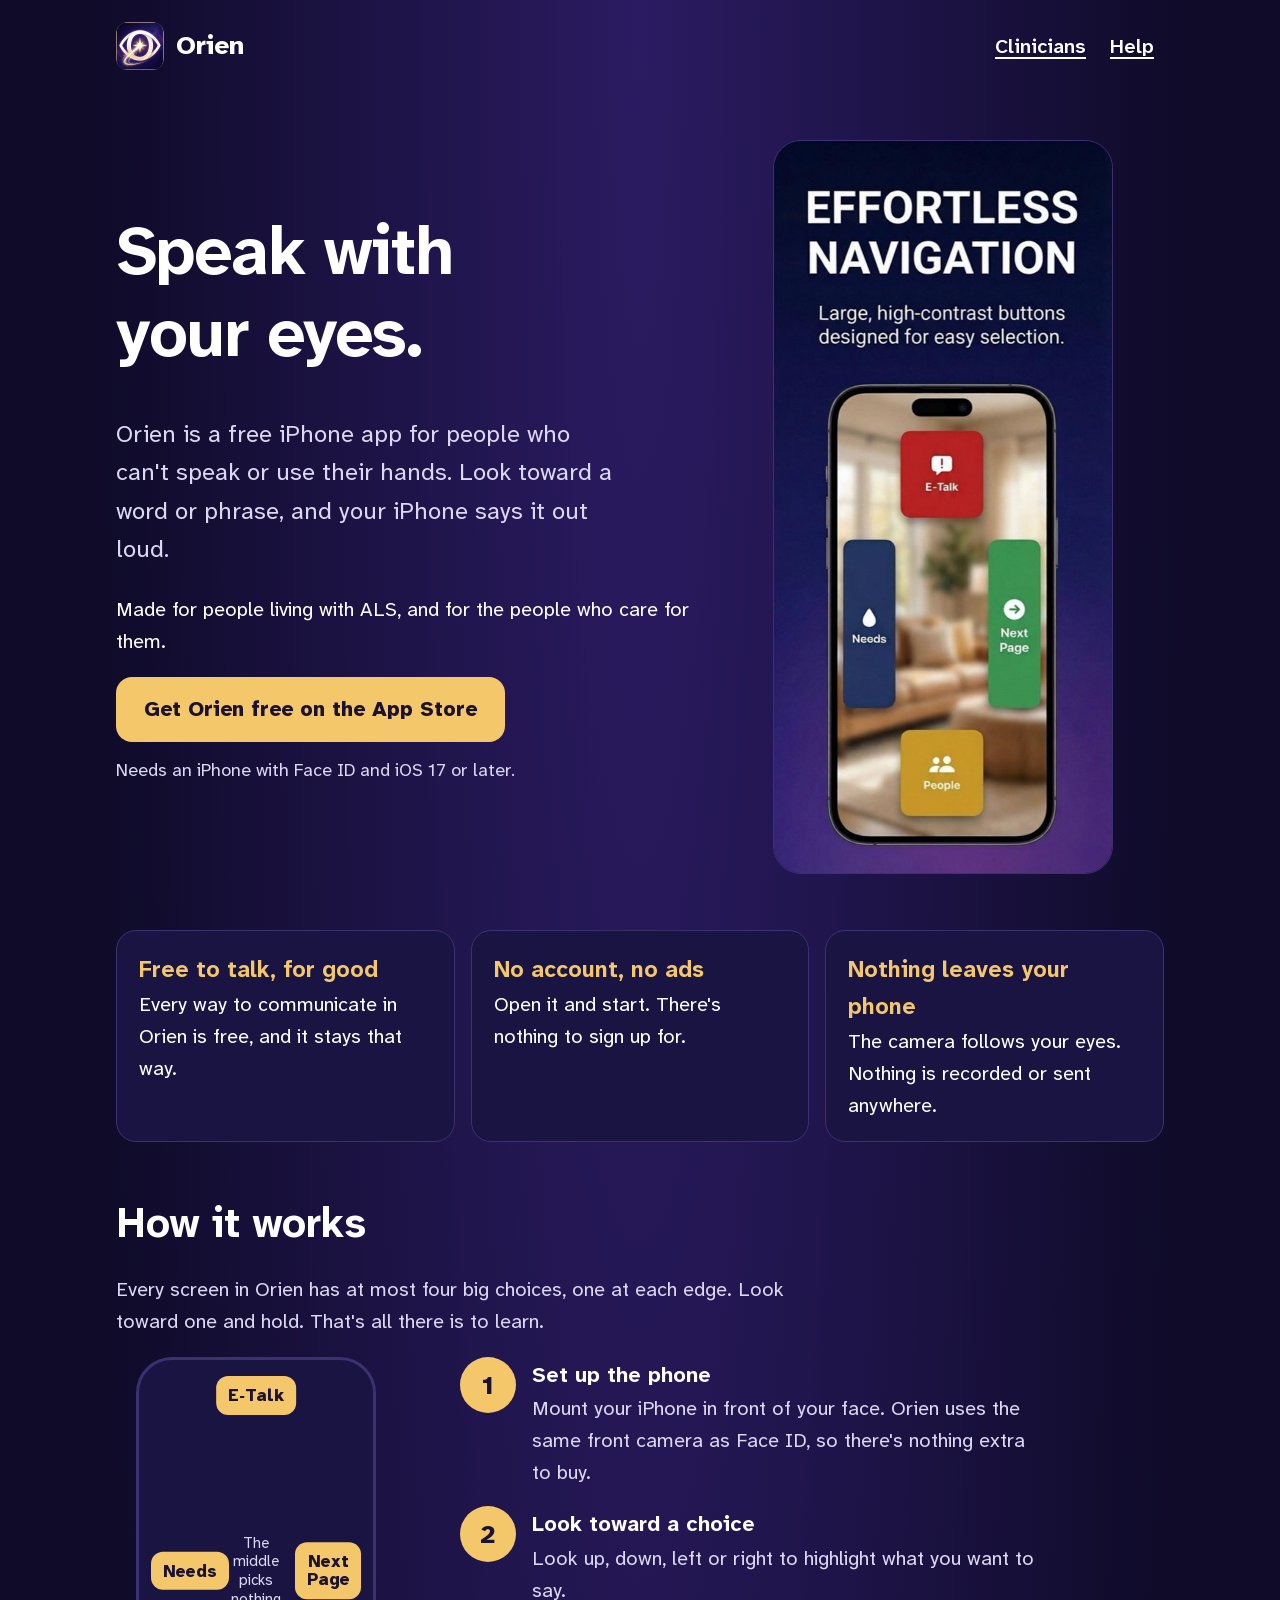
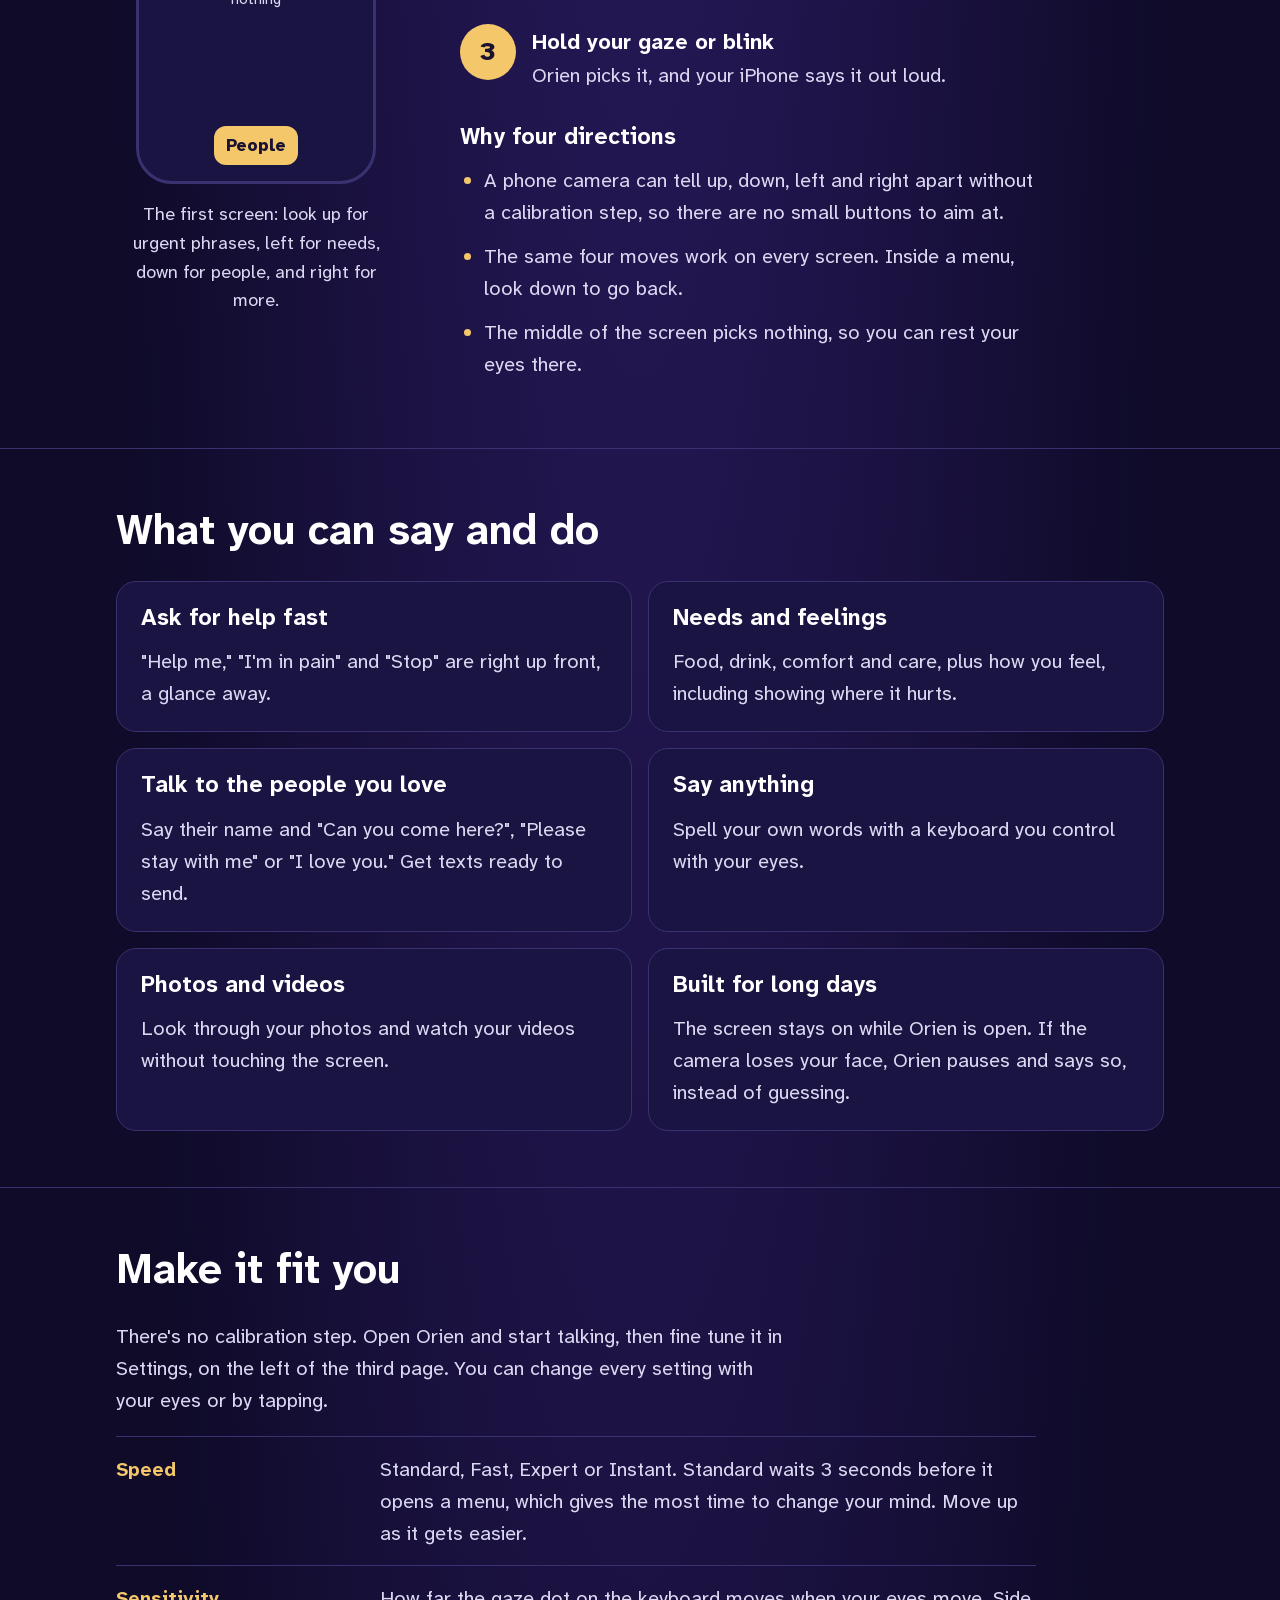
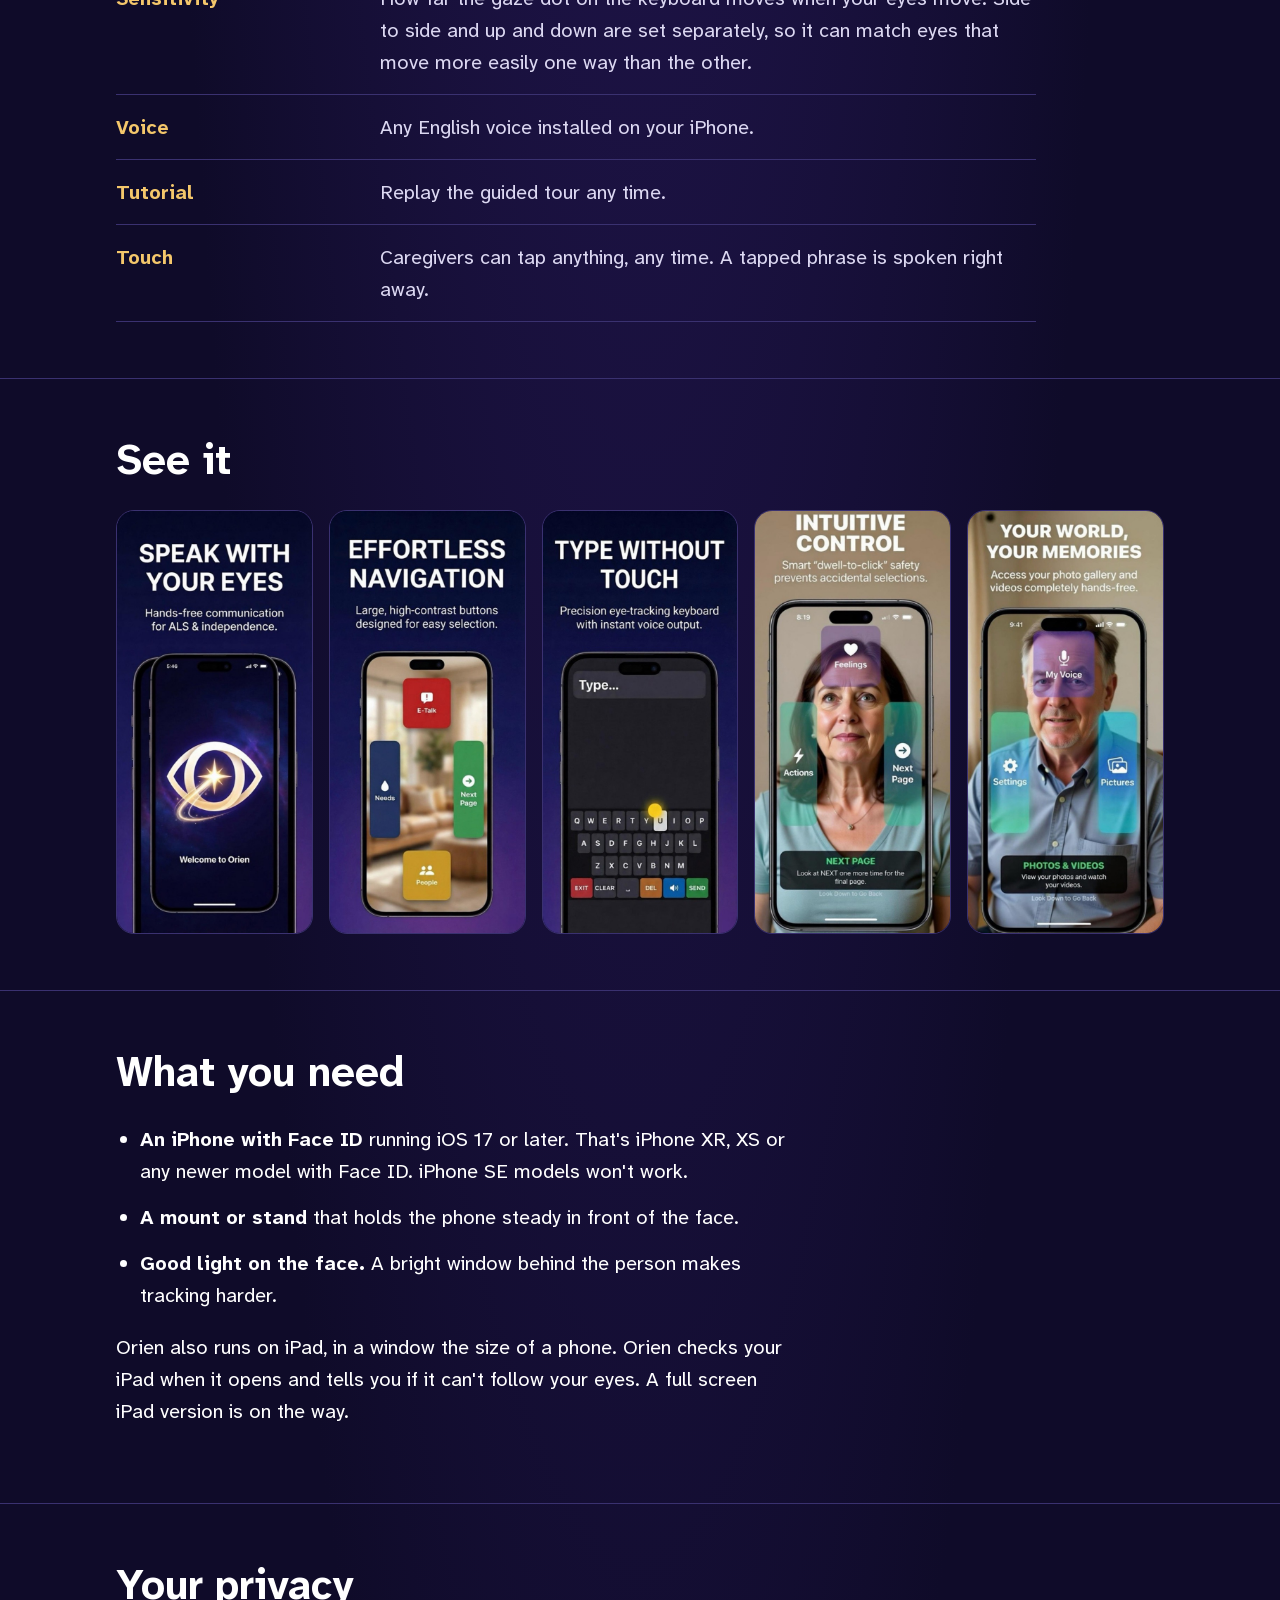
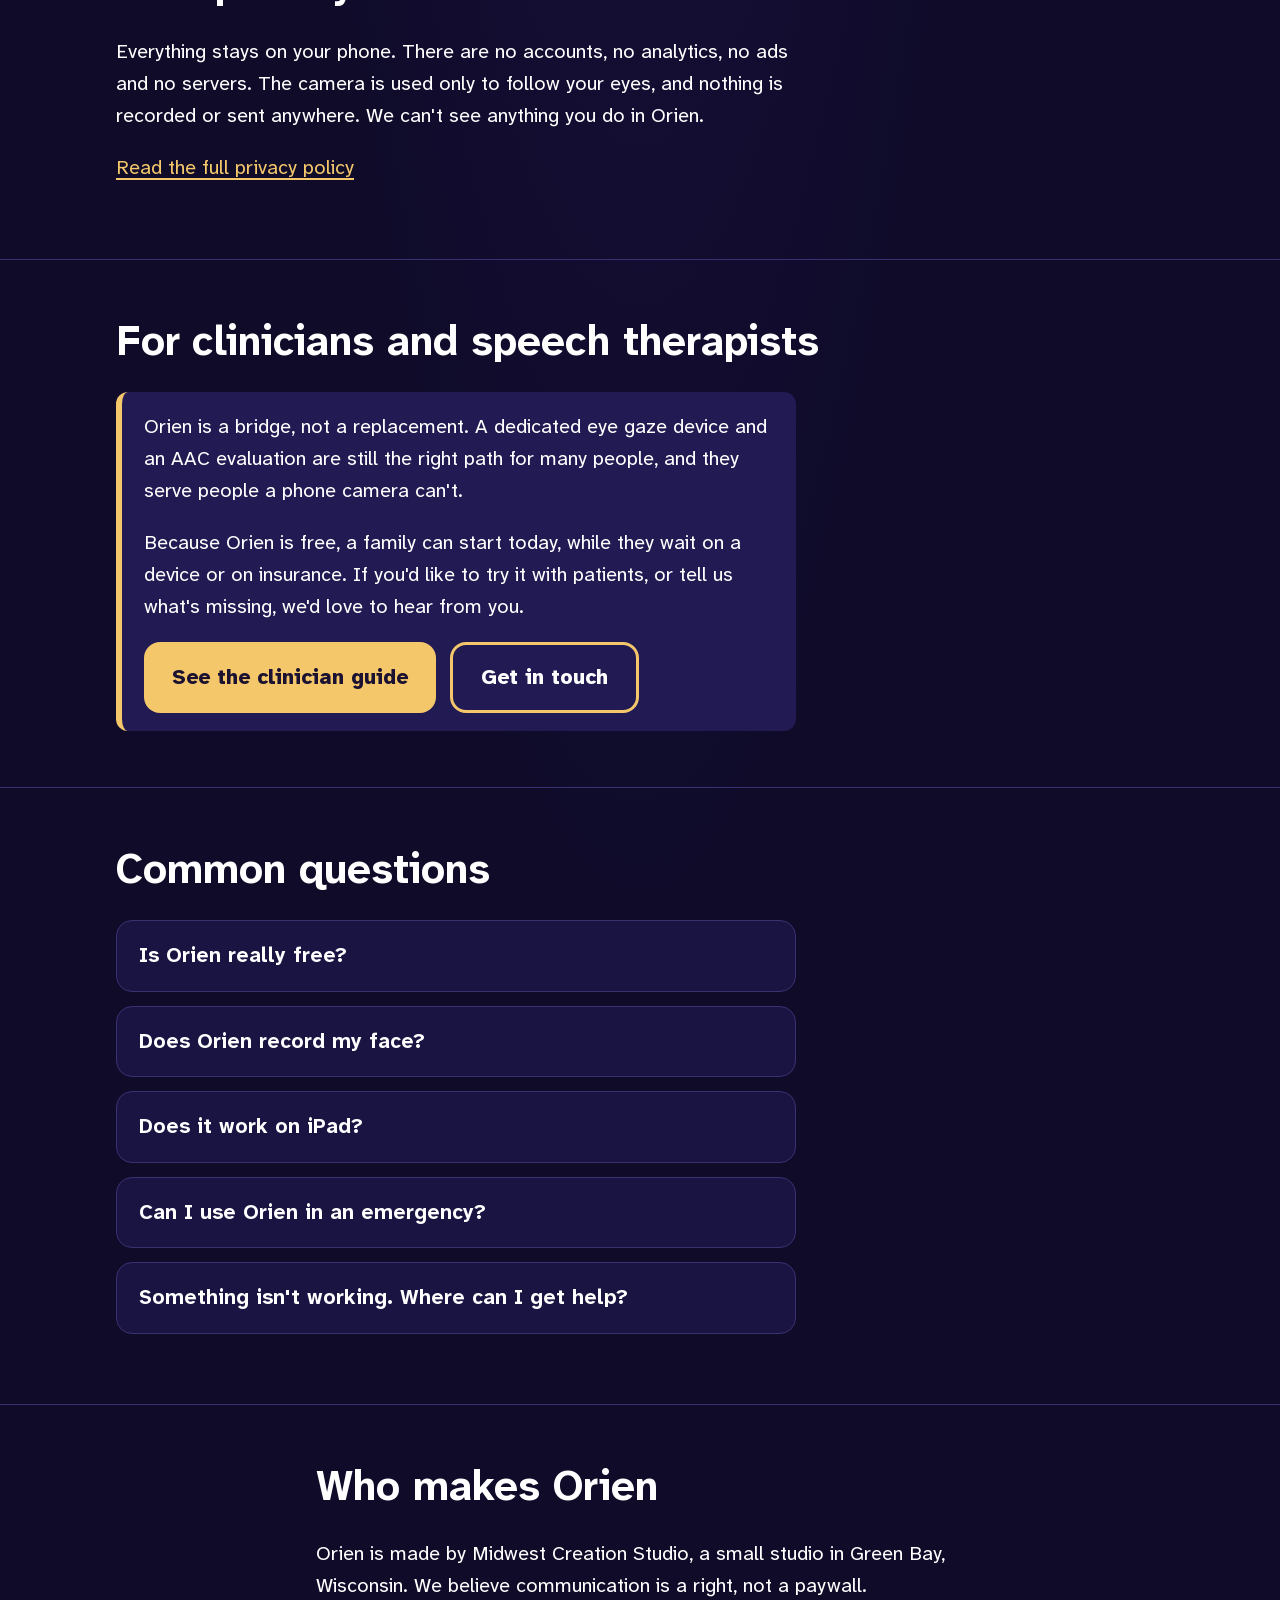
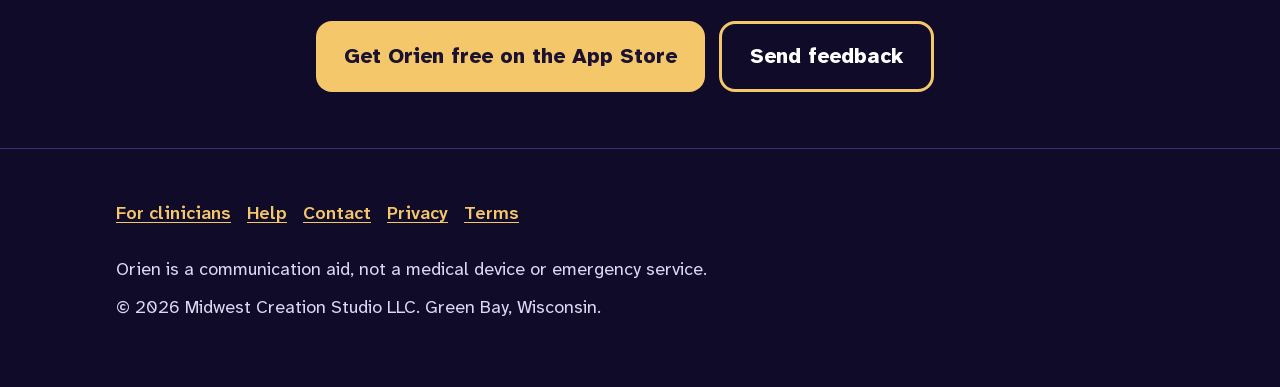
<file: index.html>
<!doctype html>
<html lang="en">
<head>
  <meta charset="utf-8">
  <meta name="viewport" content="width=device-width, initial-scale=1">
  <title>Orien | Free eye gaze communication app for iPhone</title>
  <meta name="description" content="Orien is a free iPhone app that lets people with ALS and other conditions speak using only their eyes. No account, no ads, and nothing leaves your phone.">
  <link rel="canonical" href="https://speakwithorien.com/">
  <meta name="theme-color" content="#0f0b29">
  <meta name="apple-itunes-app" content="app-id=6756767546">
  <meta name="robots" content="max-image-preview:large">

  <meta property="og:type" content="website">
  <meta property="og:site_name" content="Orien">
  <meta property="og:title" content="Orien: Speak with your eyes">
  <meta property="og:description" content="A free iPhone app that lets people who can't speak or use their hands talk using only their eyes.">
  <meta property="og:url" content="https://speakwithorien.com/">
  <meta property="og:image" content="https://speakwithorien.com/img/og.png">
  <meta property="og:image:width" content="1200">
  <meta property="og:image:height" content="630">
  <meta name="twitter:card" content="summary_large_image">

  <link rel="icon" type="image/png" sizes="32x32" href="/img/favicon-32.png">
  <link rel="icon" type="image/png" sizes="192x192" href="/img/icon-192.png">
  <link rel="apple-touch-icon" href="/img/apple-touch-icon.png">
  <link rel="preload" href="/fonts/atkinson-hyperlegible-next-latin.woff2" as="font" type="font/woff2" crossorigin>
  <link rel="stylesheet" href="/css/site.css">

  <script type="application/ld+json">
  {
    "@context": "https://schema.org",
    "@graph": [
      {
        "@type": "Organization",
        "@id": "https://speakwithorien.com/#org",
        "name": "Midwest Creation Studio LLC",
        "url": "https://midwestcreationstudio.com/",
        "address": { "@type": "PostalAddress", "addressLocality": "Green Bay", "addressRegion": "WI", "addressCountry": "US" },
        "contactPoint": {
          "@type": "ContactPoint",
          "contactType": "customer support",
          "url": "https://speakwithorien.com/contact/",
          "availableLanguage": "English"
        }
      },
      {
        "@type": "WebSite",
        "@id": "https://speakwithorien.com/#website",
        "url": "https://speakwithorien.com/",
        "name": "Orien",
        "alternateName": "Speak with Orien",
        "inLanguage": "en-US",
        "publisher": { "@id": "https://speakwithorien.com/#org" }
      },
      {
        "@type": "MobileApplication",
        "@id": "https://speakwithorien.com/#app",
        "name": "Orien: Speak with Eyes",
        "alternateName": "Orien",
        "operatingSystem": "iOS 17.0 or later",
        "applicationCategory": "UtilitiesApplication",
        "applicationSubCategory": "Augmentative and alternative communication (AAC)",
        "description": "A free iPhone app that lets people who can't speak or use their hands communicate using only their eyes. Made for people living with ALS and the people who care for them.",
        "url": "https://speakwithorien.com/",
        "installUrl": "https://apps.apple.com/app/id6756767546",
        "downloadUrl": "https://apps.apple.com/app/id6756767546",
        "sameAs": "https://apps.apple.com/app/id6756767546",
        "softwareVersion": "1.0",
        "softwareRequirements": "An iPhone with Face ID (TrueDepth camera) running iOS 17 or later. Also runs on iPad in a window the size of a phone.",
        "isAccessibleForFree": true,
        "image": "https://speakwithorien.com/img/icon-512.png",
        "screenshot": [
          "https://speakwithorien.com/img/shots/easy-navigation.jpg",
          "https://speakwithorien.com/img/shots/type-without-touch.jpg",
          "https://speakwithorien.com/img/shots/dwell-to-select.jpg"
        ],
        "featureList": [
          "Eye gaze communication with the iPhone Face ID camera",
          "No calibration",
          "Four large choices per screen, one in each direction",
          "Select by holding your gaze or blinking",
          "Four selection speeds",
          "Separate horizontal and vertical sensitivity",
          "Urgent phrases, needs and feelings, with pain location",
          "Speak to family and friends by name",
          "Eye controlled keyboard",
          "Everything stays on the phone"
        ],
        "offers": { "@type": "Offer", "price": "0", "priceCurrency": "USD" },
        "publisher": { "@id": "https://speakwithorien.com/#org" }
      }
    ]
  }
  </script>
</head>
<body>
  <a class="skip-link" href="#main">Skip to main content</a>

  <header class="site-header">
    <div class="wrap">
      <a class="brand" href="/">
        <img src="/img/icon-192.png" alt="" width="48" height="48">
        Orien
      </a>
      <nav class="site-nav" aria-label="Main">
        <a class="header-link" href="/clinicians/">Clinicians</a>
        <a class="header-link" href="/support/">Help</a>
      </nav>
    </div>
  </header>

  <main id="main">
    <div class="hero">
      <div class="wrap">
        <div>
          <h1>Speak with your eyes.</h1>
          <p class="lead">Orien is a free iPhone app for people who can't speak or use their hands. Look toward a word or phrase, and your iPhone says it out loud.</p>
          <p>Made for people living with ALS, and for the people who care for them.</p>
          <a class="button" href="https://apps.apple.com/app/id6756767546">Get Orien free on the App Store</a>
          <p class="fine">Needs an iPhone with Face ID and iOS 17 or later.</p>
        </div>
        <img class="hero-shot" src="/img/shots/easy-navigation.jpg" alt="Orien on an iPhone: four large buttons for E-Talk, Needs, Next Page and People, one on each side of the screen." width="554" height="1200" fetchpriority="high">
      </div>
    </div>

    <div class="wrap">
      <ul class="facts" aria-label="At a glance">
        <li><strong>Free to talk, for good</strong>Every way to communicate in Orien is free, and it stays that way.</li>
        <li><strong>No account, no ads</strong>Open it and start. There's nothing to sign up for.</li>
        <li><strong>Nothing leaves your phone</strong>The camera follows your eyes. Nothing is recorded or sent anywhere.</li>
      </ul>
    </div>

    <section id="how" aria-labelledby="how-title">
      <div class="wrap">
        <h2 id="how-title">How it works</h2>
        <p class="section-intro">Every screen in Orien has at most four big choices, one at each edge. Look toward one and hold. That's all there is to learn.</p>
        <div class="how-grid">
          <figure class="dirs">
            <div class="dirs-screen" aria-hidden="true">
              <span class="dirs-t dirs-up">E&#8209;Talk</span>
              <span class="dirs-t dirs-left">Needs</span>
              <span class="dirs-t dirs-right">Next Page</span>
              <span class="dirs-t dirs-down">People</span>
              <span class="dirs-center">The middle picks nothing</span>
            </div>
            <figcaption>The first screen: look up for urgent phrases, left for needs, down for people, and right for more.</figcaption>
          </figure>
          <div>
            <ol class="steps">
              <li><p><strong>Set up the phone</strong>Mount your iPhone in front of your face. Orien uses the same front camera as Face ID, so there's nothing extra to buy.</p></li>
              <li><p><strong>Look toward a choice</strong>Look up, down, left or right to highlight what you want to say.</p></li>
              <li><p><strong>Hold your gaze or blink</strong>Orien picks it, and your iPhone says it out loud.</p></li>
            </ol>
            <h3 class="why-title">Why four directions</h3>
            <ul class="why">
              <li>A phone camera can tell up, down, left and right apart without a calibration step, so there are no small buttons to aim at.</li>
              <li>The same four moves work on every screen. Inside a menu, look down to go back.</li>
              <li>The middle of the screen picks nothing, so you can rest your eyes there.</li>
            </ul>
          </div>
        </div>
      </div>
    </section>

    <section id="features" aria-labelledby="features-title">
      <div class="wrap">
        <h2 id="features-title">What you can say and do</h2>
        <div class="cards">
          <div class="card">
            <h3>Ask for help fast</h3>
            <p>"Help me," "I'm in pain" and "Stop" are right up front, a glance away.</p>
          </div>
          <div class="card">
            <h3>Needs and feelings</h3>
            <p>Food, drink, comfort and care, plus how you feel, including showing where it hurts.</p>
          </div>
          <div class="card">
            <h3>Talk to the people you love</h3>
            <p>Say their name and "Can you come here?", "Please stay with me" or "I love you." Get texts ready to send.</p>
          </div>
          <div class="card">
            <h3>Say anything</h3>
            <p>Spell your own words with a keyboard you control with your eyes.</p>
          </div>
          <div class="card">
            <h3>Photos and videos</h3>
            <p>Look through your photos and watch your videos without touching the screen.</p>
          </div>
          <div class="card">
            <h3>Built for long days</h3>
            <p>The screen stays on while Orien is open. If the camera loses your face, Orien pauses and says so, instead of guessing.</p>
          </div>
        </div>
      </div>
    </section>

    <section id="settings" aria-labelledby="settings-title">
      <div class="wrap">
        <h2 id="settings-title">Make it fit you</h2>
        <p class="section-intro">There's no calibration step. Open Orien and start talking, then fine tune it in Settings, on the left of the third page. You can change every setting with your eyes or by tapping.</p>
        <dl class="spec">
          <div>
            <dt>Speed</dt>
            <dd>Standard, Fast, Expert or Instant. Standard waits 3 seconds before it opens a menu, which gives the most time to change your mind. Move up as it gets easier.</dd>
          </div>
          <div>
            <dt>Sensitivity</dt>
            <dd>How far the gaze dot on the keyboard moves when your eyes move. Side to side and up and down are set separately, so it can match eyes that move more easily one way than the other.</dd>
          </div>
          <div>
            <dt>Voice</dt>
            <dd>Any English voice installed on your iPhone.</dd>
          </div>
          <div>
            <dt>Tutorial</dt>
            <dd>Replay the guided tour any time.</dd>
          </div>
          <div>
            <dt>Touch</dt>
            <dd>Caregivers can tap anything, any time. A tapped phrase is spoken right away.</dd>
          </div>
        </dl>
      </div>
    </section>

    <section id="screens" aria-labelledby="screens-title">
      <div class="wrap">
        <h2 id="screens-title">See it</h2>
        <ul class="shots">
          <li><img src="/img/shots/speak-with-your-eyes.jpg" alt="The Orien welcome screen with the Orien eye logo." width="554" height="1200" loading="lazy"></li>
          <li><img src="/img/shots/easy-navigation.jpg" alt="Large buttons on each side of the screen for E-Talk, Needs, Next Page and People." width="554" height="1200" loading="lazy"></li>
          <li><img src="/img/shots/type-without-touch.jpg" alt="The eye controlled keyboard with a glowing dot showing where the person is looking." width="554" height="1200" loading="lazy"></li>
          <li><img src="/img/shots/dwell-to-select.jpg" alt="A woman using Orien, with Feelings, Actions and Next Page buttons over the camera view." width="554" height="1200" loading="lazy"></li>
          <li><img src="/img/shots/photos-and-videos.jpg" alt="A man using Orien, with My Voice, Settings and Pictures buttons over the camera view." width="554" height="1200" loading="lazy"></li>
        </ul>
      </div>
    </section>

    <section id="need" aria-labelledby="need-title">
      <div class="wrap">
        <h2 id="need-title">What you need</h2>
        <ul class="checklist">
          <li><strong>An iPhone with Face ID</strong> running iOS 17 or later. That's iPhone XR, XS or any newer model with Face ID. iPhone SE models won't work.</li>
          <li><strong>A mount or stand</strong> that holds the phone steady in front of the face.</li>
          <li><strong>Good light on the face.</strong> A bright window behind the person makes tracking harder.</li>
        </ul>
        <p class="readable">Orien also runs on iPad, in a window the size of a phone. Orien checks your iPad when it opens and tells you if it can't follow your eyes. A full screen iPad version is on the way.</p>
      </div>
    </section>

    <section id="privacy" aria-labelledby="privacy-title">
      <div class="wrap">
        <h2 id="privacy-title">Your privacy</h2>
        <div class="readable">
          <p>Everything stays on your phone. There are no accounts, no analytics, no ads and no servers. The camera is used only to follow your eyes, and nothing is recorded or sent anywhere. We can't see anything you do in Orien.</p>
          <p><a href="/privacy/">Read the full privacy policy</a></p>
        </div>
      </div>
    </section>

    <section id="clinicians" aria-labelledby="clinicians-title">
      <div class="wrap">
        <h2 id="clinicians-title">For clinicians and speech therapists</h2>
        <div class="note">
          <p>Orien is a bridge, not a replacement. A dedicated eye gaze device and an AAC evaluation are still the right path for many people, and they serve people a phone camera can't.</p>
          <p>Because Orien is free, a family can start today, while they wait on a device or on insurance. If you'd like to try it with patients, or tell us what's missing, we'd love to hear from you.</p>
          <div class="cta-row">
            <a class="button" href="/clinicians/">See the clinician guide</a>
            <a class="button secondary" href="/contact/?role=clinician">Get in touch</a>
          </div>
        </div>
      </div>
    </section>

    <section id="faq" aria-labelledby="faq-title">
      <div class="wrap">
        <h2 id="faq-title">Common questions</h2>
        <div class="faq">
          <details>
            <summary>Is Orien really free?</summary>
            <div>
              <p>Yes. Every way to communicate in Orien is free, and that won't change. Later on there may be optional extras that cost money to run, like sending texts without touching the phone. If that happens, they'll be clearly labeled, and they'll never lock the ways you communicate.</p>
            </div>
          </details>
          <details>
            <summary>Does Orien record my face?</summary>
            <div>
              <p>No. Orien reads where your eyes are pointing, on your phone, and throws the camera image away right after. No video, photos or face data is saved or sent anywhere.</p>
            </div>
          </details>
          <details>
            <summary>Does it work on iPad?</summary>
            <div>
              <p>Yes. Orien is built for iPhone, and on iPad it runs in a window the size of a phone. A full screen iPad version is planned for a future update.</p>
            </div>
          </details>
          <details>
            <summary>Can I use Orien in an emergency?</summary>
            <div>
              <p>No. Orien is a communication aid, not an emergency system. In an emergency, call 911 or use Emergency SOS on your iPhone.</p>
            </div>
          </details>
          <details>
            <summary>Something isn't working. Where can I get help?</summary>
            <div>
              <p>Visit the <a href="/support/">help page</a> or <a href="/contact/">send us a message</a>. We read every message.</p>
            </div>
          </details>
        </div>
      </div>
    </section>

    <section id="about" aria-labelledby="about-title">
      <div class="wrap readable">
        <h2 id="about-title">Who makes Orien</h2>
        <p>Orien is made by Midwest Creation Studio, a small studio in Green Bay, Wisconsin. We believe communication is a right, not a paywall.</p>
        <div class="cta-row">
          <a class="button" href="https://apps.apple.com/app/id6756767546">Get Orien free on the App Store</a>
          <a class="button secondary" href="/contact/">Send feedback</a>
        </div>
      </div>
    </section>
  </main>

  <footer class="site-footer">
    <div class="wrap">
      <nav aria-label="Footer">
        <ul>
          <li><a href="/clinicians/">For clinicians</a></li>
          <li><a href="/support/">Help</a></li>
          <li><a href="/contact/">Contact</a></li>
          <li><a href="/privacy/">Privacy</a></li>
          <li><a href="/terms/">Terms</a></li>
        </ul>
      </nav>
      <p>Orien is a communication aid, not a medical device or emergency service.</p>
      <p>&copy; 2026 Midwest Creation Studio LLC. Green Bay, Wisconsin.</p>
    </div>
  </footer>
</body>
</html>
</file>
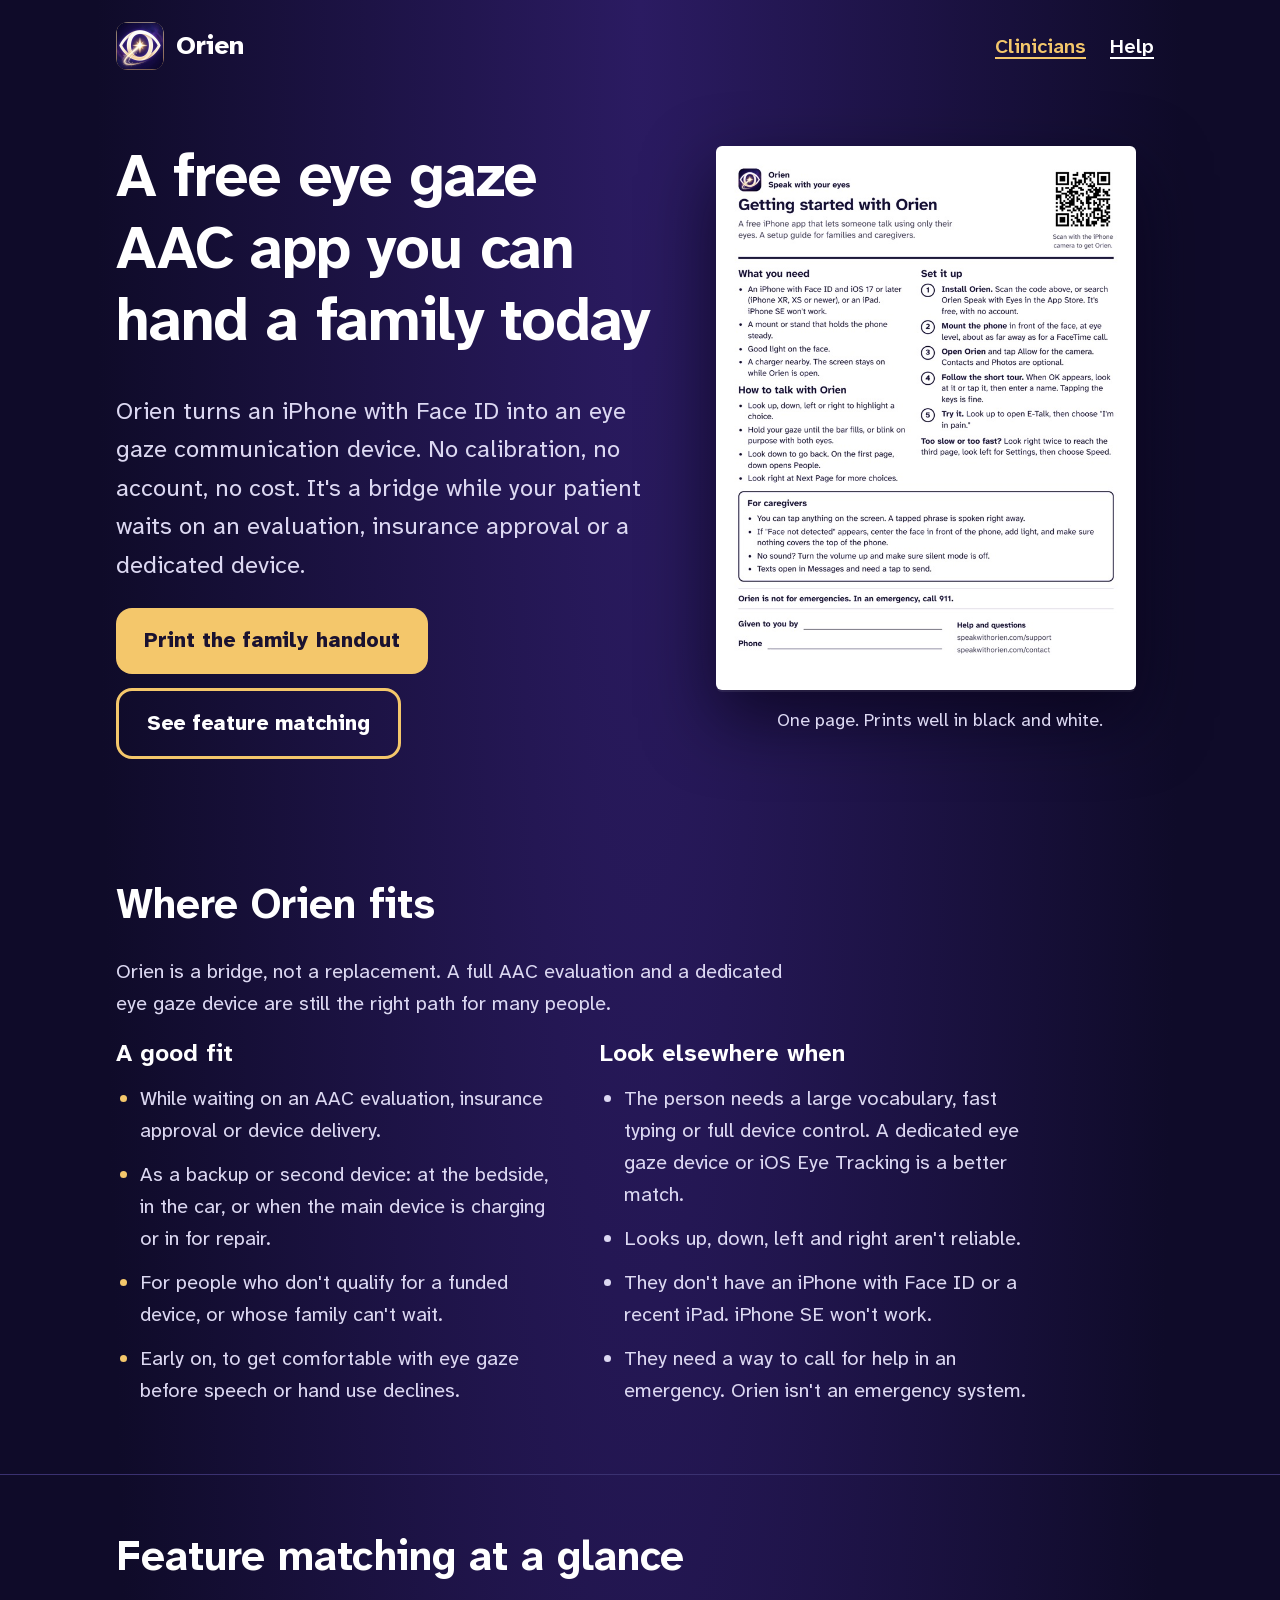
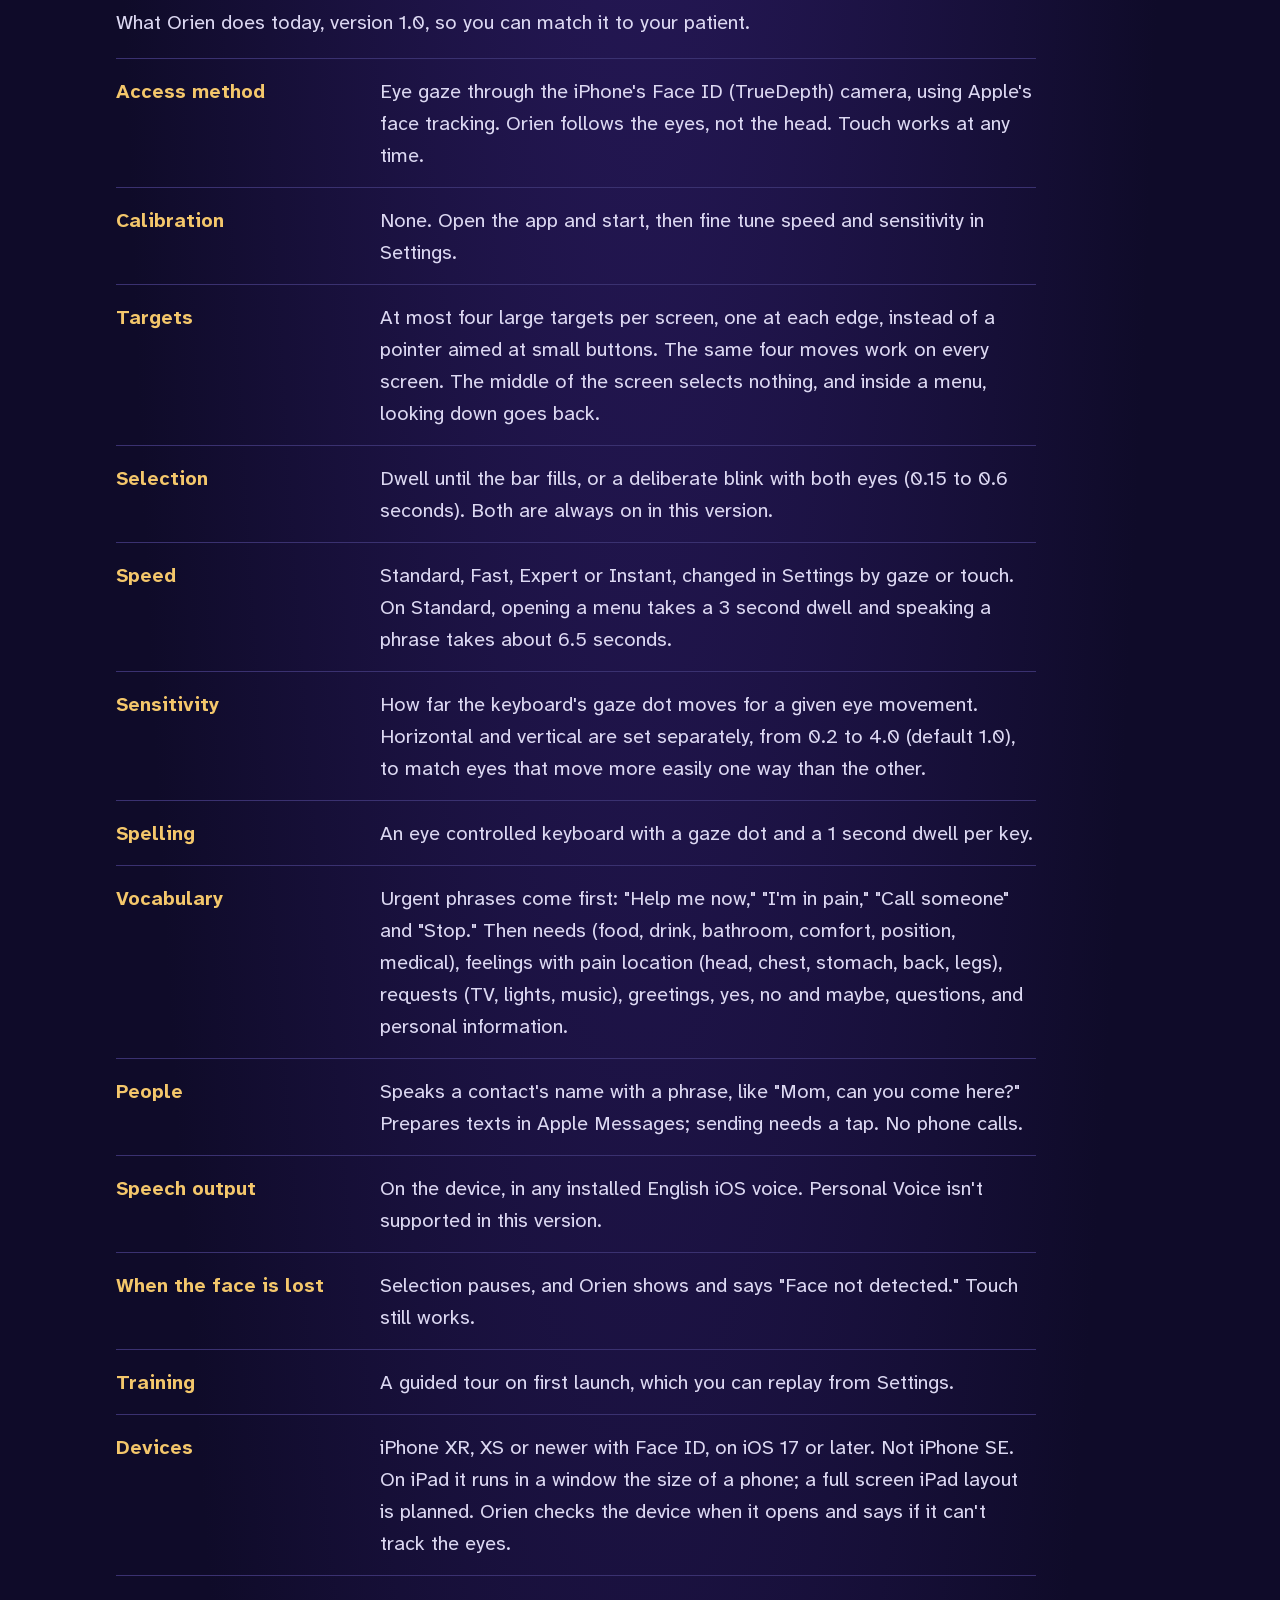
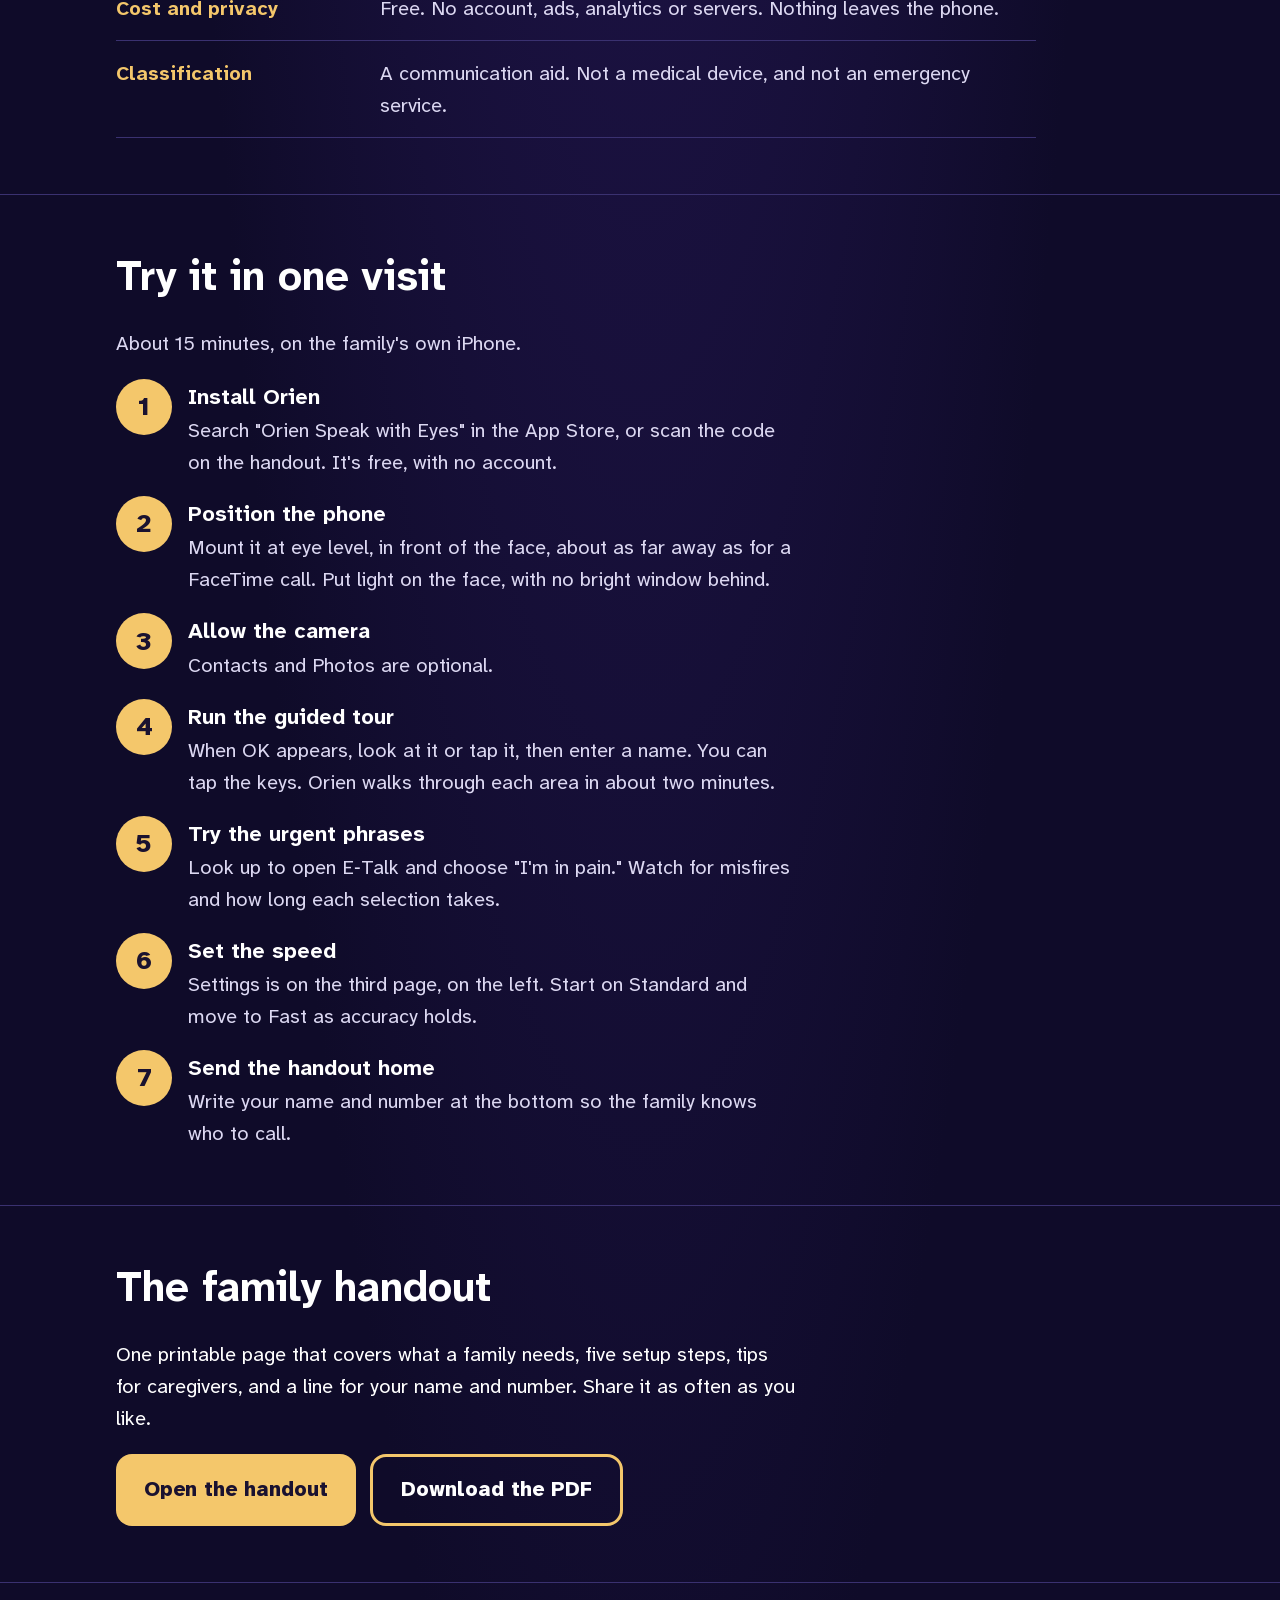
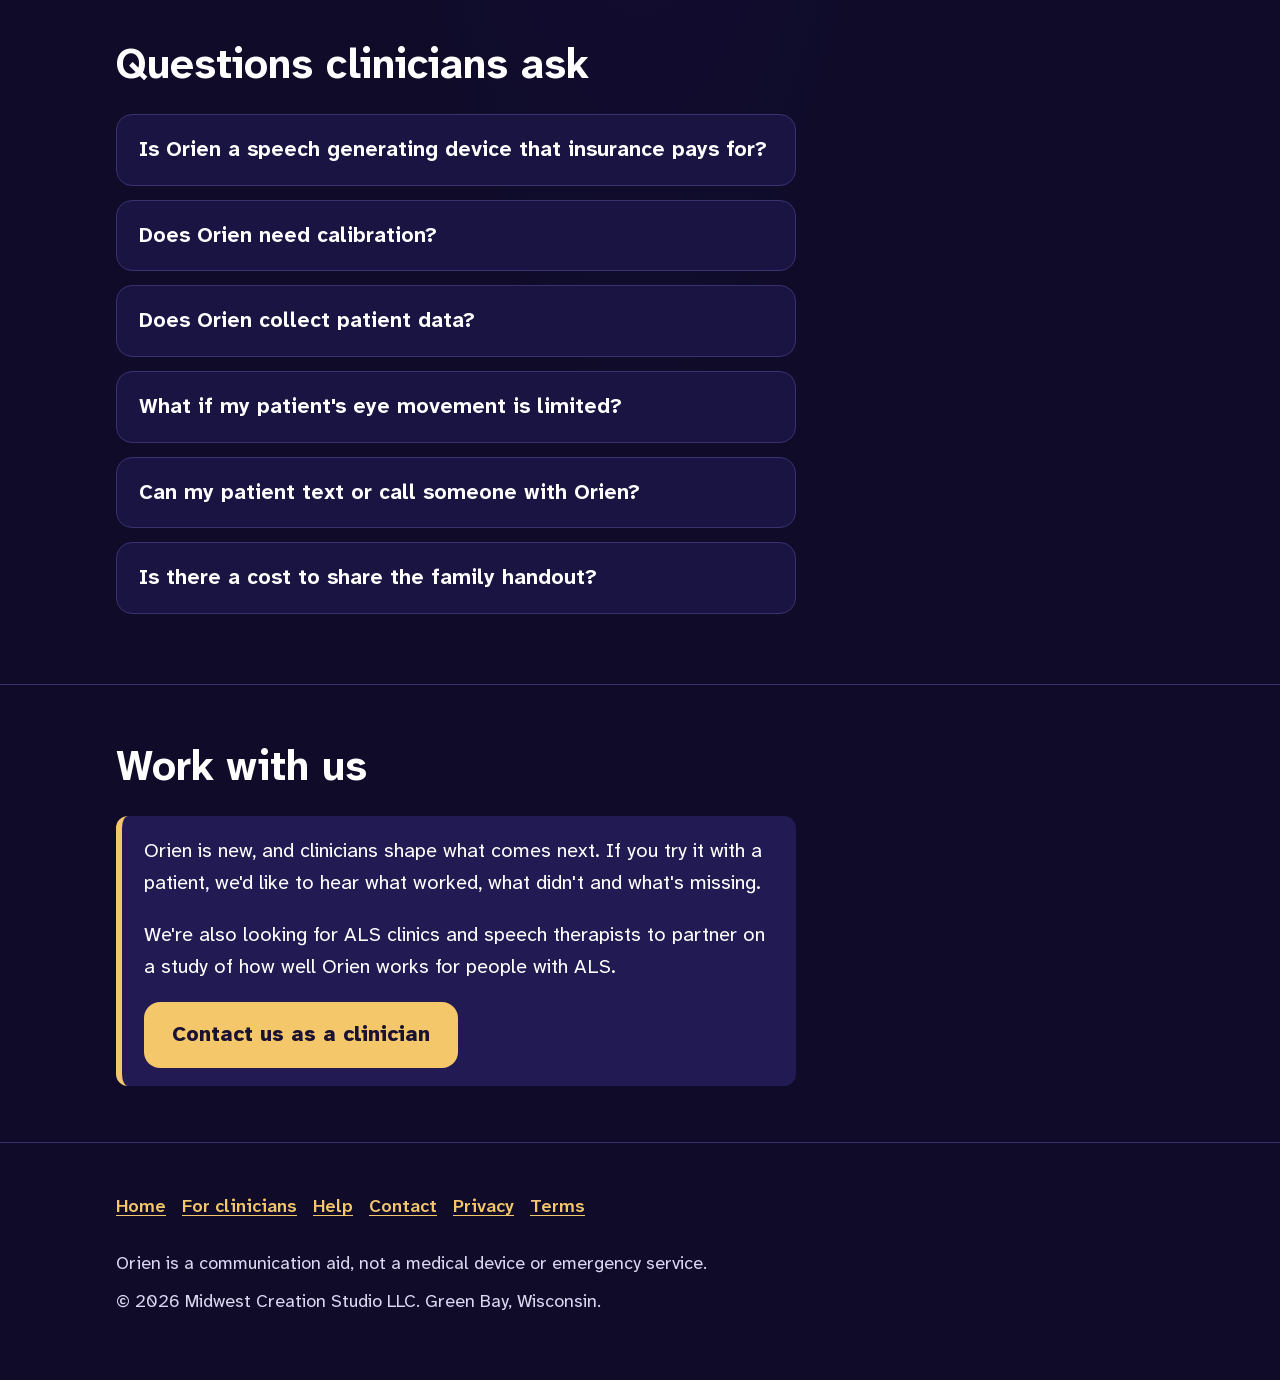
<file: clinicians/index.html>
<!doctype html>
<html lang="en">
<head>
  <meta charset="utf-8">
  <meta name="viewport" content="width=device-width, initial-scale=1">
  <title>Free eye gaze AAC app for SLPs and ALS clinicians | Orien</title>
  <meta name="description" content="Orien is a free iPhone eye gaze AAC app for people with ALS. Feature matching details, a one visit trial plan and a printable setup handout for families.">
  <link rel="canonical" href="https://speakwithorien.com/clinicians/">
  <meta name="robots" content="max-image-preview:large">
  <meta name="theme-color" content="#0f0b29">
  <meta name="apple-itunes-app" content="app-id=6756767546">

  <meta property="og:type" content="website">
  <meta property="og:site_name" content="Orien">
  <meta property="og:title" content="Orien for speech therapists and ALS clinicians">
  <meta property="og:description" content="A free iPhone eye gaze app you can set up with a family in one visit, plus a printable handout to send home.">
  <meta property="og:url" content="https://speakwithorien.com/clinicians/">
  <meta property="og:image" content="https://speakwithorien.com/img/og-clinicians.png">
  <meta property="og:image:width" content="1200">
  <meta property="og:image:height" content="630">
  <meta property="og:image:alt" content="The one page Orien setup guide for families, on a dark background.">
  <meta name="twitter:card" content="summary_large_image">

  <link rel="icon" type="image/png" sizes="32x32" href="/img/favicon-32.png">
  <link rel="icon" type="image/png" sizes="192x192" href="/img/icon-192.png">
  <link rel="apple-touch-icon" href="/img/apple-touch-icon.png">
  <link rel="preload" href="/fonts/atkinson-hyperlegible-next-latin.woff2" as="font" type="font/woff2" crossorigin>
  <link rel="stylesheet" href="/css/site.css">

  <script type="application/ld+json">
  {
    "@context": "https://schema.org",
    "@graph": [
      {
        "@type": ["WebPage", "FAQPage"],
        "@id": "https://speakwithorien.com/clinicians/#webpage",
        "url": "https://speakwithorien.com/clinicians/",
        "name": "Orien for speech therapists and ALS clinicians",
        "description": "A free iPhone eye gaze AAC app for people with ALS. Feature matching details, a one visit trial plan and a printable setup handout for families.",
        "inLanguage": "en-US",
        "dateModified": "2026-10-28",
        "isPartOf": { "@id": "https://speakwithorien.com/#website" },
        "about": { "@id": "https://speakwithorien.com/#app" },
        "audience": {
          "@type": "Audience",
          "audienceType": "Speech language pathologists, AAC specialists, occupational therapists and ALS clinic teams"
        },
        "primaryImageOfPage": {
          "@type": "ImageObject",
          "url": "https://speakwithorien.com/img/clinicians/handout-preview.jpg",
          "width": 720,
          "height": 932
        },
        "breadcrumb": { "@id": "https://speakwithorien.com/clinicians/#breadcrumb" },
        "mainEntity": [
          {
            "@type": "Question",
            "name": "Is Orien a speech generating device that insurance pays for?",
            "acceptedAnswer": { "@type": "Answer", "text": "No. Orien is a free app, so there's nothing to bill and no paperwork. It can run alongside the process of getting a funded speech generating device, and serve as a backup once that device arrives." }
          },
          {
            "@type": "Question",
            "name": "Does Orien need calibration?",
            "acceptedAnswer": { "@type": "Answer", "text": "No. Orien reads the direction of each eye from the Face ID camera and maps it to four large targets, so there's no calibration step. Instead, Settings offers four selection speeds and separate horizontal and vertical sensitivity for the keyboard's gaze dot." }
          },
          {
            "@type": "Question",
            "name": "Does Orien collect patient data?",
            "acceptedAnswer": { "@type": "Answer", "text": "No. Orien has no accounts, analytics or servers, and the app contains no networking code. Camera images, face data and messages stay on the phone. There is no patient information for us to receive." }
          },
          {
            "@type": "Question",
            "name": "What if my patient's eye movement is limited?",
            "acceptedAnswer": { "@type": "Answer", "text": "Orien needs reliable looks up, down, left and right. If that isn't possible, a dedicated eye gaze device or switch access is the better fit today. We're exploring options for reduced eye movement, and clinician input shapes them." }
          },
          {
            "@type": "Question",
            "name": "Can my patient text or call someone with Orien?",
            "acceptedAnswer": { "@type": "Answer", "text": "Orien can speak a message to someone by name, like \"Mom, can you come here?\", and prepare a text in Apple Messages. iOS requires a tap to send the text. Orien doesn't place phone calls." }
          },
          {
            "@type": "Question",
            "name": "Is there a cost to share the family handout?",
            "acceptedAnswer": { "@type": "Answer", "text": "No. Print it, copy it and hand it out as often as you like. It's one page and prints well in black and white." }
          }
        ]
      },
      {
        "@type": "BreadcrumbList",
        "@id": "https://speakwithorien.com/clinicians/#breadcrumb",
        "itemListElement": [
          { "@type": "ListItem", "position": 1, "name": "Home", "item": "https://speakwithorien.com/" },
          { "@type": "ListItem", "position": 2, "name": "For clinicians", "item": "https://speakwithorien.com/clinicians/" }
        ]
      }
    ]
  }
  </script>
</head>
<body>
  <a class="skip-link" href="#main">Skip to main content</a>

  <header class="site-header">
    <div class="wrap">
      <a class="brand" href="/">
        <img src="/img/icon-192.png" alt="" width="48" height="48">
        Orien
      </a>
      <nav class="site-nav" aria-label="Main">
        <a class="header-link" href="/clinicians/" aria-current="page">Clinicians</a>
        <a class="header-link" href="/support/">Help</a>
      </nav>
    </div>
  </header>

  <main id="main">
    <div class="clin-hero">
      <div class="wrap">
        <div>
          <h1>A free eye gaze AAC app you can hand a family today</h1>
          <p class="lead">Orien turns an iPhone with Face ID into an eye gaze communication device. No calibration, no account, no cost. It's a bridge while your patient waits on an evaluation, insurance approval or a dedicated device.</p>
          <div class="cta-row">
            <a class="button" href="/clinicians/handout/">Print the family handout</a>
            <a class="button secondary" href="#features">See feature matching</a>
          </div>
        </div>
        <div>
          <a class="sheet-link" href="/clinicians/handout/">
            <img class="sheet" src="/img/clinicians/handout-preview.jpg" alt="The one page Orien setup guide: what you need, five setup steps, tips for caregivers, and a line to write your name and number." width="720" height="932" fetchpriority="high">
          </a>
          <p class="sheet-caption">One page. Prints well in black and white.</p>
        </div>
      </div>
    </div>

    <section id="fit" aria-labelledby="fit-title">
      <div class="wrap">
        <h2 id="fit-title">Where Orien fits</h2>
        <p class="section-intro">Orien is a bridge, not a replacement. A full AAC evaluation and a dedicated eye gaze device are still the right path for many people.</p>
        <div class="fit">
          <div>
            <h3>A good fit</h3>
            <ul>
              <li>While waiting on an AAC evaluation, insurance approval or device delivery.</li>
              <li>As a backup or second device: at the bedside, in the car, or when the main device is charging or in for repair.</li>
              <li>For people who don't qualify for a funded device, or whose family can't wait.</li>
              <li>Early on, to get comfortable with eye gaze before speech or hand use declines.</li>
            </ul>
          </div>
          <div class="not">
            <h3>Look elsewhere when</h3>
            <ul>
              <li>The person needs a large vocabulary, fast typing or full device control. A dedicated eye gaze device or iOS Eye Tracking is a better match.</li>
              <li>Looks up, down, left and right aren't reliable.</li>
              <li>They don't have an iPhone with Face ID or a recent iPad. iPhone SE won't work.</li>
              <li>They need a way to call for help in an emergency. Orien isn't an emergency system.</li>
            </ul>
          </div>
        </div>
      </div>
    </section>

    <section id="features" aria-labelledby="features-title">
      <div class="wrap">
        <h2 id="features-title">Feature matching at a glance</h2>
        <p class="section-intro">What Orien does today, version 1.0, so you can match it to your patient.</p>
        <dl class="spec">
          <div>
            <dt>Access method</dt>
            <dd>Eye gaze through the iPhone's Face ID (TrueDepth) camera, using Apple's face tracking. Orien follows the eyes, not the head. Touch works at any time.</dd>
          </div>
          <div>
            <dt>Calibration</dt>
            <dd>None. Open the app and start, then fine tune speed and sensitivity in Settings.</dd>
          </div>
          <div>
            <dt>Targets</dt>
            <dd>At most four large targets per screen, one at each edge, instead of a pointer aimed at small buttons. The same four moves work on every screen. The middle of the screen selects nothing, and inside a menu, looking down goes back.</dd>
          </div>
          <div>
            <dt>Selection</dt>
            <dd>Dwell until the bar fills, or a deliberate blink with both eyes (0.15 to 0.6 seconds). Both are always on in this version.</dd>
          </div>
          <div>
            <dt>Speed</dt>
            <dd>Standard, Fast, Expert or Instant, changed in Settings by gaze or touch. On Standard, opening a menu takes a 3 second dwell and speaking a phrase takes about 6.5 seconds.</dd>
          </div>
          <div>
            <dt>Sensitivity</dt>
            <dd>How far the keyboard's gaze dot moves for a given eye movement. Horizontal and vertical are set separately, from 0.2 to 4.0 (default 1.0), to match eyes that move more easily one way than the other.</dd>
          </div>
          <div>
            <dt>Spelling</dt>
            <dd>An eye controlled keyboard with a gaze dot and a 1 second dwell per key.</dd>
          </div>
          <div>
            <dt>Vocabulary</dt>
            <dd>Urgent phrases come first: "Help me now," "I'm in pain," "Call someone" and "Stop." Then needs (food, drink, bathroom, comfort, position, medical), feelings with pain location (head, chest, stomach, back, legs), requests (TV, lights, music), greetings, yes, no and maybe, questions, and personal information.</dd>
          </div>
          <div>
            <dt>People</dt>
            <dd>Speaks a contact's name with a phrase, like "Mom, can you come here?" Prepares texts in Apple Messages; sending needs a tap. No phone calls.</dd>
          </div>
          <div>
            <dt>Speech output</dt>
            <dd>On the device, in any installed English iOS voice. Personal Voice isn't supported in this version.</dd>
          </div>
          <div>
            <dt>When the face is lost</dt>
            <dd>Selection pauses, and Orien shows and says "Face not detected." Touch still works.</dd>
          </div>
          <div>
            <dt>Training</dt>
            <dd>A guided tour on first launch, which you can replay from Settings.</dd>
          </div>
          <div>
            <dt>Devices</dt>
            <dd>iPhone XR, XS or newer with Face ID, on iOS 17 or later. Not iPhone SE. On iPad it runs in a window the size of a phone; a full screen iPad layout is planned. Orien checks the device when it opens and says if it can't track the eyes.</dd>
          </div>
          <div>
            <dt>Cost and privacy</dt>
            <dd>Free. No account, ads, analytics or servers. Nothing leaves the phone.</dd>
          </div>
          <div>
            <dt>Classification</dt>
            <dd>A communication aid. Not a medical device, and not an emergency service.</dd>
          </div>
        </dl>
      </div>
    </section>

    <section id="trial" aria-labelledby="trial-title">
      <div class="wrap">
        <h2 id="trial-title">Try it in one visit</h2>
        <p class="section-intro">About 15 minutes, on the family's own iPhone.</p>
        <ol class="steps">
          <li><p><strong>Install Orien</strong>Search "Orien Speak with Eyes" in the App Store, or scan the code on the handout. It's free, with no account.</p></li>
          <li><p><strong>Position the phone</strong>Mount it at eye level, in front of the face, about as far away as for a FaceTime call. Put light on the face, with no bright window behind.</p></li>
          <li><p><strong>Allow the camera</strong>Contacts and Photos are optional.</p></li>
          <li><p><strong>Run the guided tour</strong>When OK appears, look at it or tap it, then enter a name. You can tap the keys. Orien walks through each area in about two minutes.</p></li>
          <li><p><strong>Try the urgent phrases</strong>Look up to open E&#8209;Talk and choose "I'm in pain." Watch for misfires and how long each selection takes.</p></li>
          <li><p><strong>Set the speed</strong>Settings is on the third page, on the left. Start on Standard and move to Fast as accuracy holds.</p></li>
          <li><p><strong>Send the handout home</strong>Write your name and number at the bottom so the family knows who to call.</p></li>
        </ol>
      </div>
    </section>

    <section id="handout" aria-labelledby="handout-title">
      <div class="wrap">
        <div class="readable">
        <h2 id="handout-title">The family handout</h2>
        <p>One printable page that covers what a family needs, five setup steps, tips for caregivers, and a line for your name and number. Share it as often as you like.</p>
        <div class="cta-row">
          <a class="button" href="/clinicians/handout/">Open the handout</a>
          <a class="button secondary" href="/clinicians/orien-family-setup-guide.pdf" download>Download the PDF</a>
        </div>
        </div>
      </div>
    </section>

    <section id="faq" aria-labelledby="faq-title">
      <div class="wrap">
        <h2 id="faq-title">Questions clinicians ask</h2>
        <div class="faq">
          <details>
            <summary>Is Orien a speech generating device that insurance pays for?</summary>
            <div>
              <p>No. Orien is a free app, so there's nothing to bill and no paperwork. It can run alongside the process of getting a funded speech generating device, and serve as a backup once that device arrives.</p>
            </div>
          </details>
          <details>
            <summary>Does Orien need calibration?</summary>
            <div>
              <p>No. Orien reads the direction of each eye from the Face ID camera and maps it to four large targets, so there's no calibration step. Instead, Settings offers four selection speeds and separate horizontal and vertical sensitivity for the keyboard's gaze dot.</p>
            </div>
          </details>
          <details>
            <summary>Does Orien collect patient data?</summary>
            <div>
              <p>No. Orien has no accounts, analytics or servers, and the app contains no networking code. Camera images, face data and messages stay on the phone. There is no patient information for us to receive.</p>
            </div>
          </details>
          <details>
            <summary>What if my patient's eye movement is limited?</summary>
            <div>
              <p>Orien needs reliable looks up, down, left and right. If that isn't possible, a dedicated eye gaze device or switch access is the better fit today. We're exploring options for reduced eye movement, and clinician input shapes them.</p>
            </div>
          </details>
          <details>
            <summary>Can my patient text or call someone with Orien?</summary>
            <div>
              <p>Orien can speak a message to someone by name, like "Mom, can you come here?", and prepare a text in Apple Messages. iOS requires a tap to send the text. Orien doesn't place phone calls.</p>
            </div>
          </details>
          <details>
            <summary>Is there a cost to share the family handout?</summary>
            <div>
              <p>No. Print it, copy it and hand it out as often as you like. It's one page and prints well in black and white.</p>
            </div>
          </details>
        </div>
      </div>
    </section>

    <section id="work-with-us" aria-labelledby="work-title">
      <div class="wrap">
        <h2 id="work-title">Work with us</h2>
        <div class="note">
          <p>Orien is new, and clinicians shape what comes next. If you try it with a patient, we'd like to hear what worked, what didn't and what's missing.</p>
          <p>We're also looking for ALS clinics and speech therapists to partner on a study of how well Orien works for people with ALS.</p>
          <p><a class="button" href="/contact/?role=clinician">Contact us as a clinician</a></p>
        </div>
      </div>
    </section>
  </main>

  <footer class="site-footer">
    <div class="wrap">
      <nav aria-label="Footer">
        <ul>
          <li><a href="/">Home</a></li>
          <li><a href="/clinicians/" aria-current="page">For clinicians</a></li>
          <li><a href="/support/">Help</a></li>
          <li><a href="/contact/">Contact</a></li>
          <li><a href="/privacy/">Privacy</a></li>
          <li><a href="/terms/">Terms</a></li>
        </ul>
      </nav>
      <p>Orien is a communication aid, not a medical device or emergency service.</p>
      <p>&copy; 2026 Midwest Creation Studio LLC. Green Bay, Wisconsin.</p>
    </div>
  </footer>
</body>
</html>
</file>
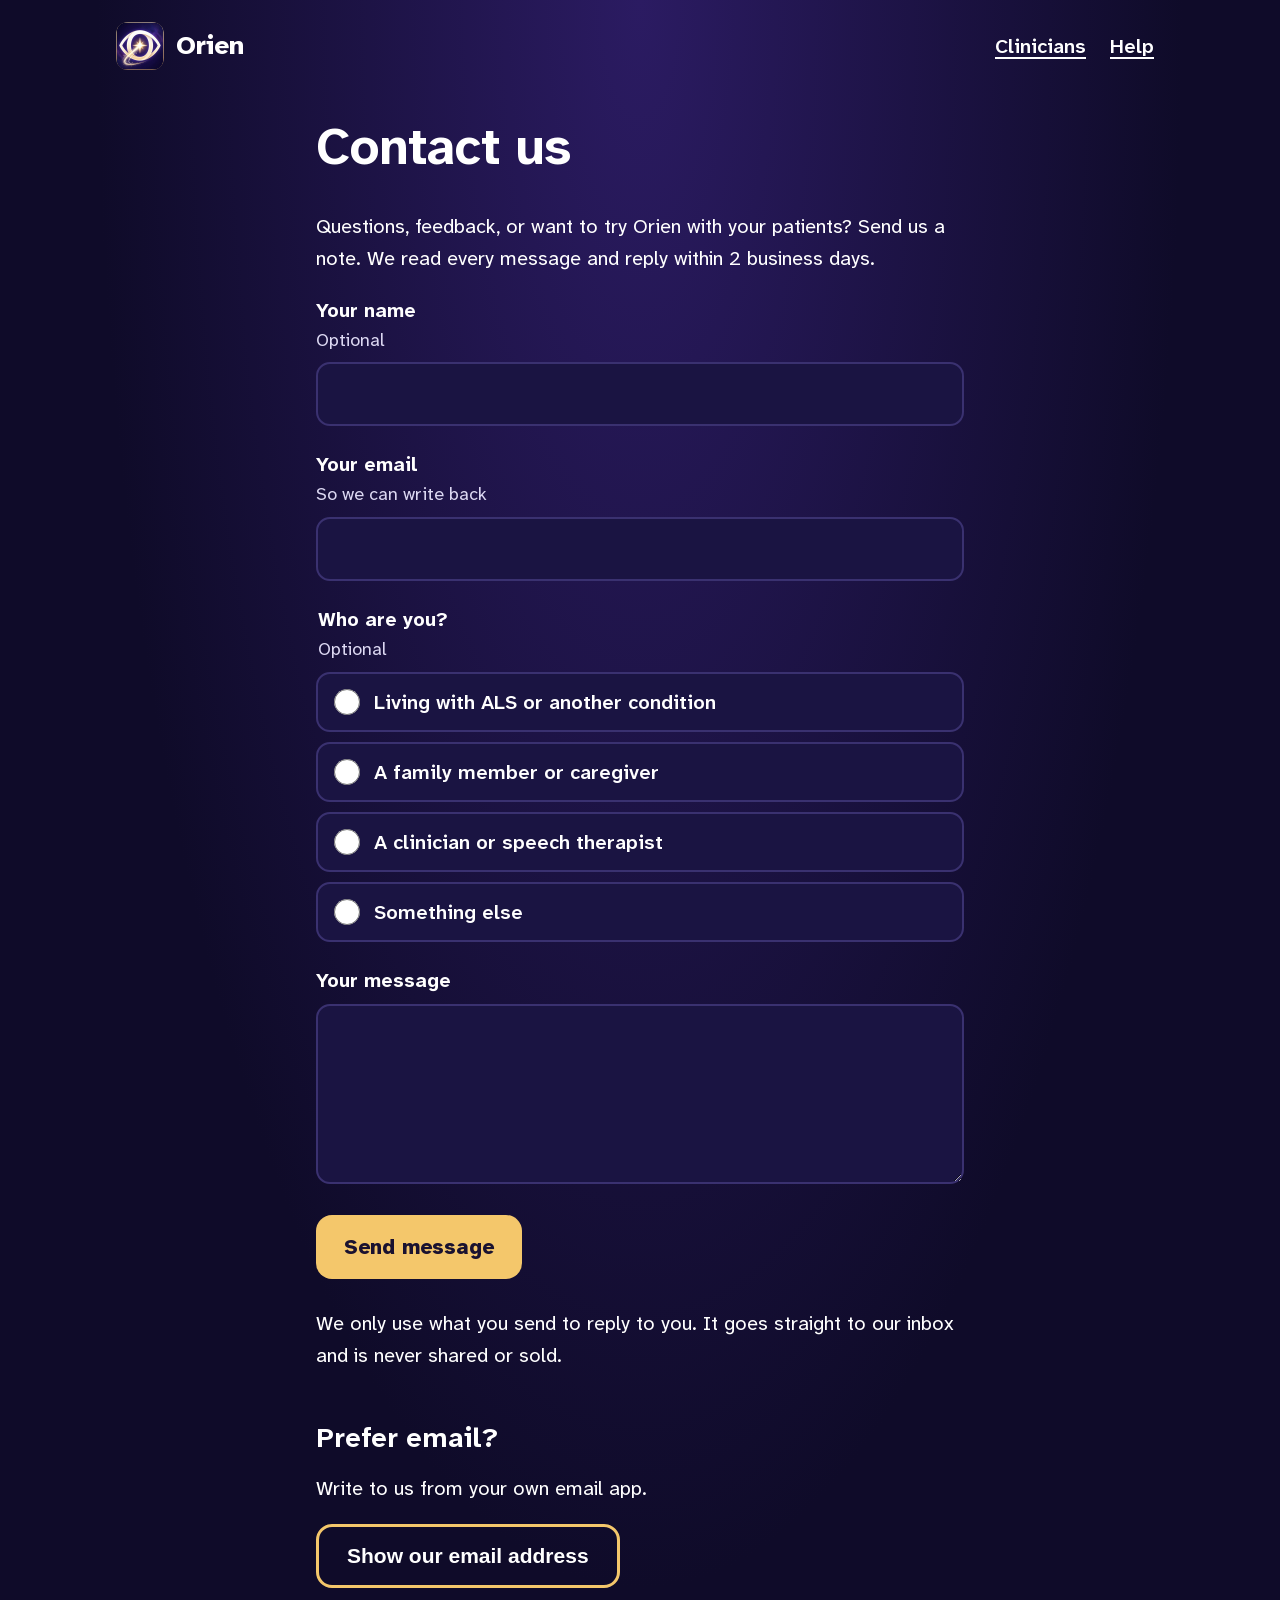
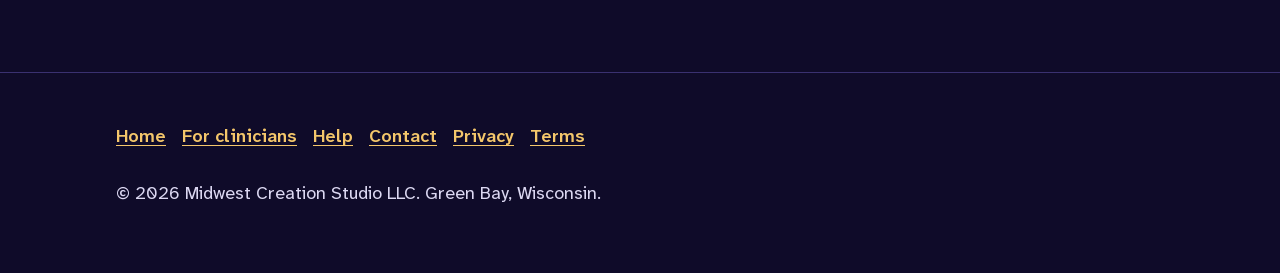
<file: contact/index.html>
<!doctype html>
<html lang="en">
<head>
  <meta charset="utf-8">
  <meta name="viewport" content="width=device-width, initial-scale=1">
  <title>Contact | Orien</title>
  <meta name="description" content="Send a message to the people who make Orien. Questions, feedback, or trying Orien with patients. We read every message.">
  <link rel="canonical" href="https://speakwithorien.com/contact/">
  <meta name="theme-color" content="#0f0b29">
  <meta name="robots" content="max-image-preview:large">
  <meta property="og:type" content="website">
  <meta property="og:site_name" content="Orien">
  <meta property="og:title" content="Contact the Orien team">
  <meta property="og:description" content="Send a message to the people who make Orien. Questions, feedback, or trying Orien with patients. We read every message.">
  <meta property="og:url" content="https://speakwithorien.com/contact/">
  <meta property="og:image" content="https://speakwithorien.com/img/og.png">
  <meta property="og:image:width" content="1200">
  <meta property="og:image:height" content="630">
  <meta name="twitter:card" content="summary_large_image">
  <link rel="icon" type="image/png" sizes="32x32" href="/img/favicon-32.png">
  <link rel="apple-touch-icon" href="/img/apple-touch-icon.png">
  <link rel="preload" href="/fonts/atkinson-hyperlegible-next-latin.woff2" as="font" type="font/woff2" crossorigin>
  <link rel="stylesheet" href="/css/site.css">
</head>
<body>
  <a class="skip-link" href="#main">Skip to main content</a>

  <header class="site-header">
    <div class="wrap">
      <a class="brand" href="/">
        <img src="/img/icon-192.png" alt="" width="48" height="48">
        Orien
      </a>
      <nav class="site-nav" aria-label="Main">
        <a class="header-link" href="/clinicians/">Clinicians</a>
        <a class="header-link" href="/support/">Help</a>
      </nav>
    </div>
  </header>

  <main id="main" class="wrap doc">
    <h1>Contact us</h1>
    <p>Questions, feedback, or want to try Orien with your patients? Send us a note. We read every message and reply within 2 business days.</p>

    <form class="form" action="https://contact.speakwithorien.com/send" method="post">
      <div class="field">
        <label for="name">Your name <span class="hint">Optional</span></label>
        <input id="name" name="name" type="text" autocomplete="name" maxlength="100">
      </div>

      <div class="field">
        <label for="email">Your email <span class="hint">So we can write back</span></label>
        <input id="email" name="email" type="email" autocomplete="email" maxlength="200" required>
      </div>

      <div class="field">
        <fieldset>
          <legend>Who are you? <span class="hint">Optional</span></legend>
          <div class="choices">
            <label><input type="radio" name="role" value="living"> Living with ALS or another condition</label>
            <label><input type="radio" name="role" value="family"> A family member or caregiver</label>
            <label><input type="radio" name="role" value="clinician"> A clinician or speech therapist</label>
            <label><input type="radio" name="role" value="other"> Something else</label>
          </div>
        </fieldset>
      </div>

      <div class="field">
        <label for="message">Your message</label>
        <textarea id="message" name="message" maxlength="5000" required></textarea>
      </div>

      <div class="trap" aria-hidden="true">
        <label for="website">Leave this empty</label>
        <input id="website" name="website" type="text" tabindex="-1" autocomplete="off">
      </div>

      <button class="button" type="submit">Send message</button>
    </form>

    <p>We only use what you send to reply to you. It goes straight to our inbox and is never shared or sold.</p>

    <h2>Prefer email?</h2>
    <p>Write to us from your own email app.</p>
    <p class="reveal-email">
      <button class="button secondary" type="button" id="show-email" hidden>Show our email address</button>
      <span id="email-slot" aria-live="polite"></span>
      <noscript><span class="email-address">hello@speakwithorien.com</span></noscript>
    </p>
  </main>

  <footer class="site-footer">
    <div class="wrap">
      <nav aria-label="Footer">
        <ul>
          <li><a href="/">Home</a></li>
          <li><a href="/clinicians/">For clinicians</a></li>
          <li><a href="/support/">Help</a></li>
          <li><a href="/contact/" aria-current="page">Contact</a></li>
          <li><a href="/privacy/">Privacy</a></li>
          <li><a href="/terms/">Terms</a></li>
        </ul>
      </nav>
      <p>&copy; 2026 Midwest Creation Studio LLC. Green Bay, Wisconsin.</p>
    </div>
  </footer>

  <script>
    // Links like /contact/?role=clinician pick the matching "I am" choice.
    (function () {
      var role = new URLSearchParams(window.location.search).get("role");
      var radios = document.querySelectorAll('input[name="role"]');
      for (var i = 0; i < radios.length; i++) {
        if (radios[i].value === role) radios[i].checked = true;
      }
    })();
  </script>
  <script>
    // The address is put together here, not written in the page, so bots
    // that scrape pages for emails don't find it.
    (function () {
      var button = document.getElementById("show-email");
      var slot = document.getElementById("email-slot");
      button.hidden = false;
      button.addEventListener("click", function () {
        var address = ["hello", "speakwithorien.com"].join("@");
        var link = document.createElement("a");
        link.href = "mailto:" + address;
        link.className = "email-address";
        link.textContent = address;
        slot.appendChild(link);
        button.hidden = true;
        link.focus();
      });
    })();
  </script>
</body>
</html>
</file>
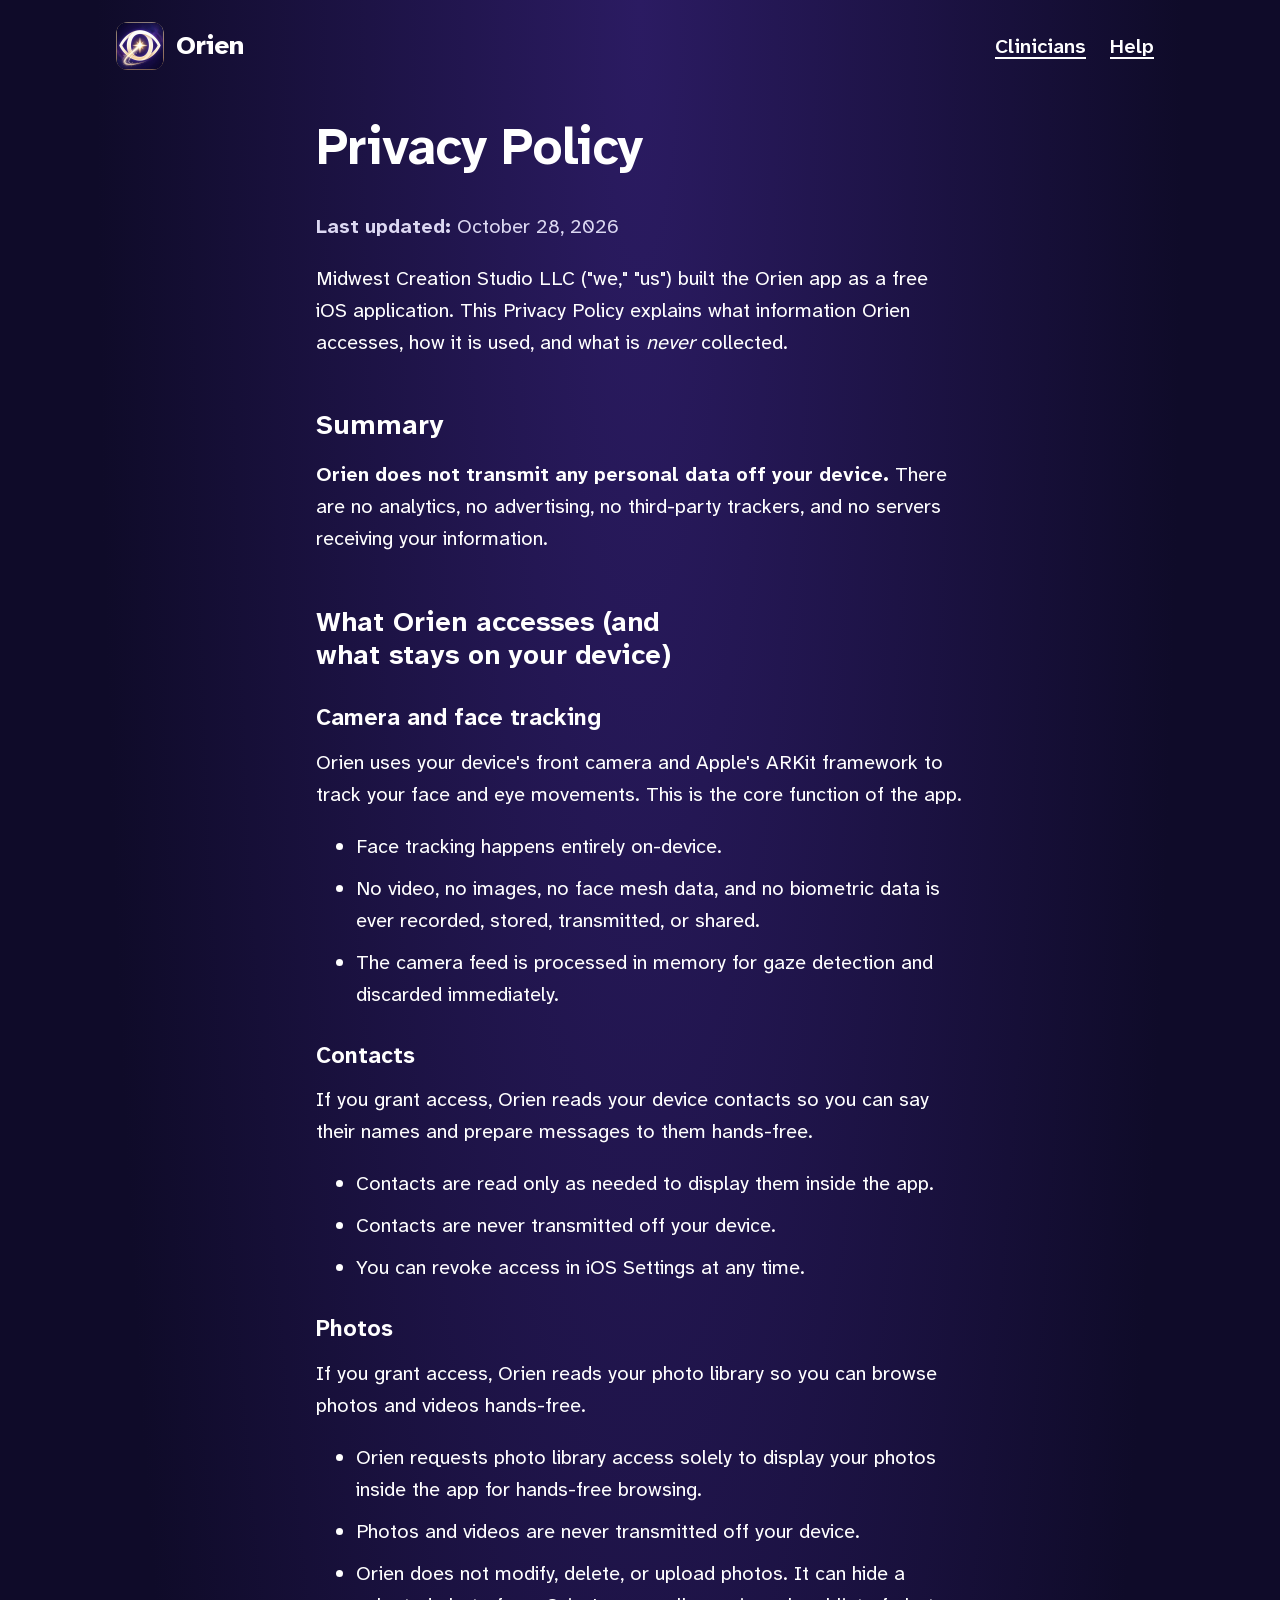
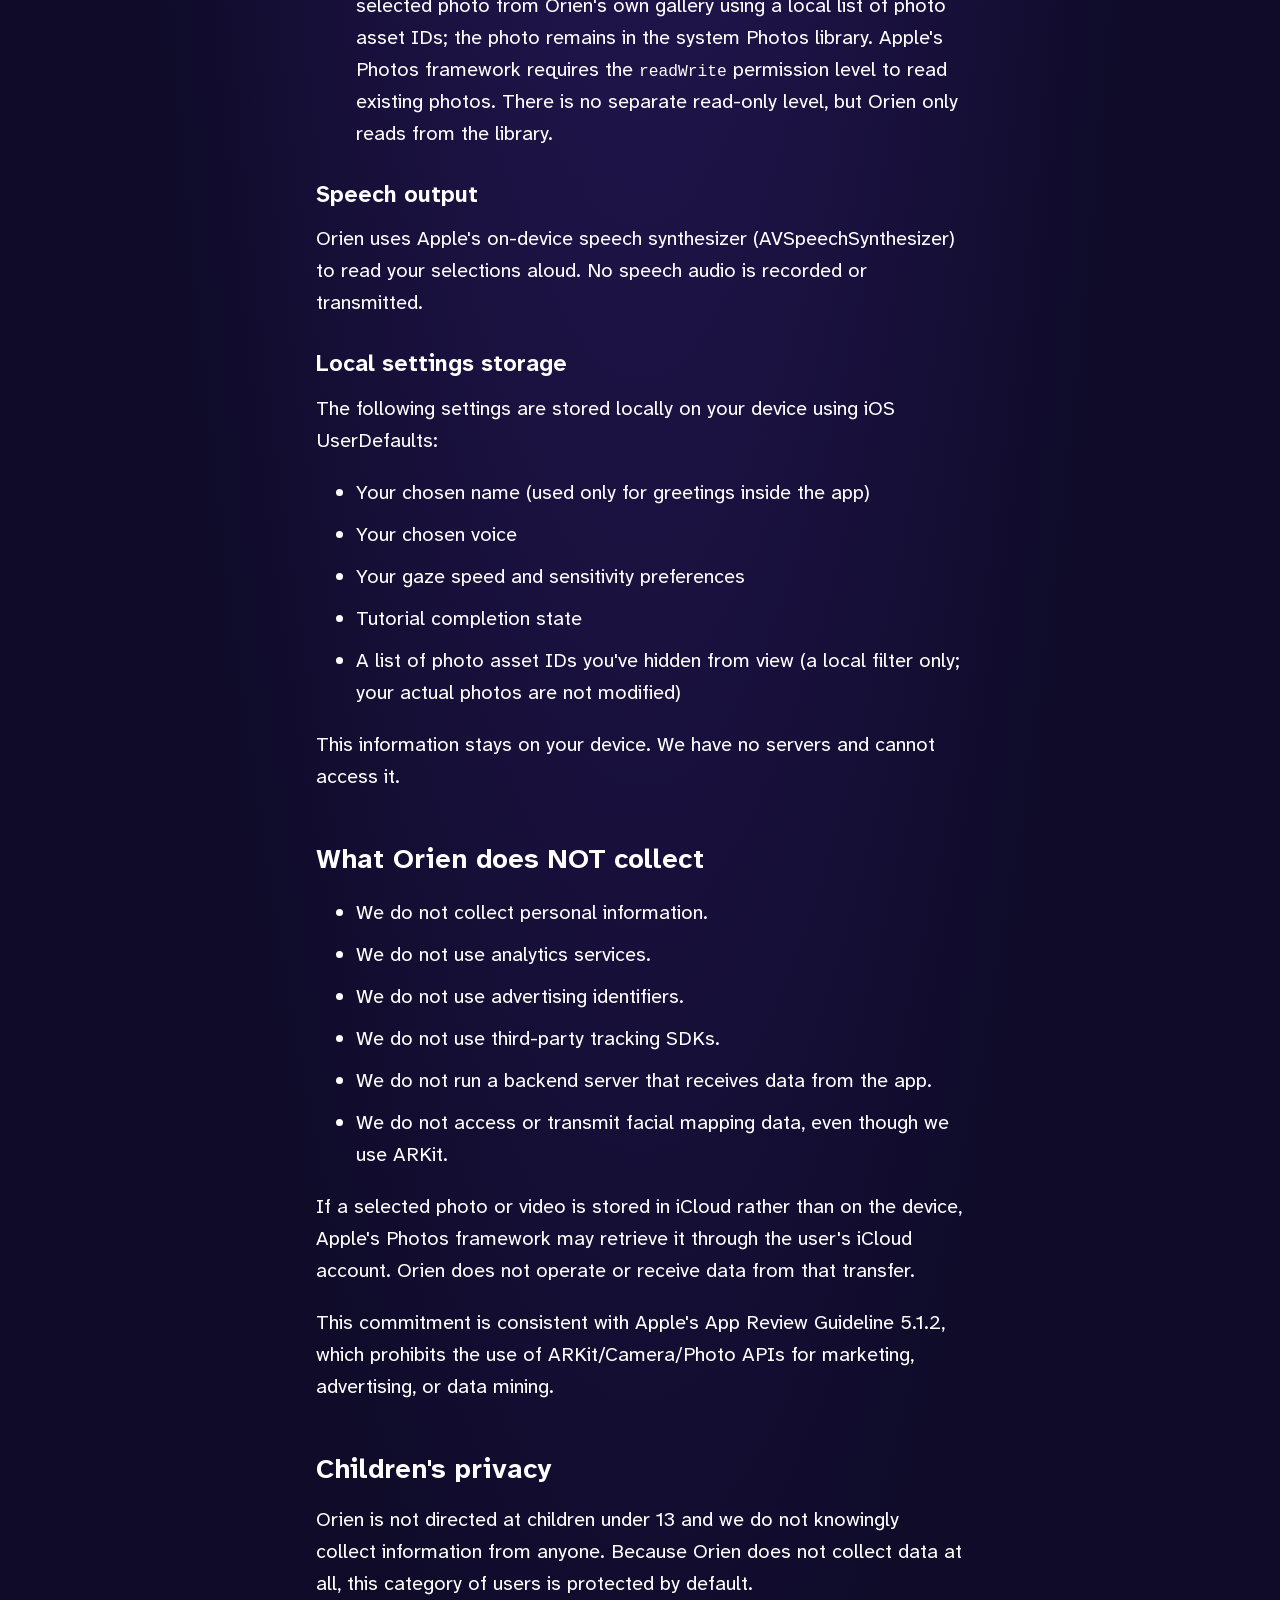
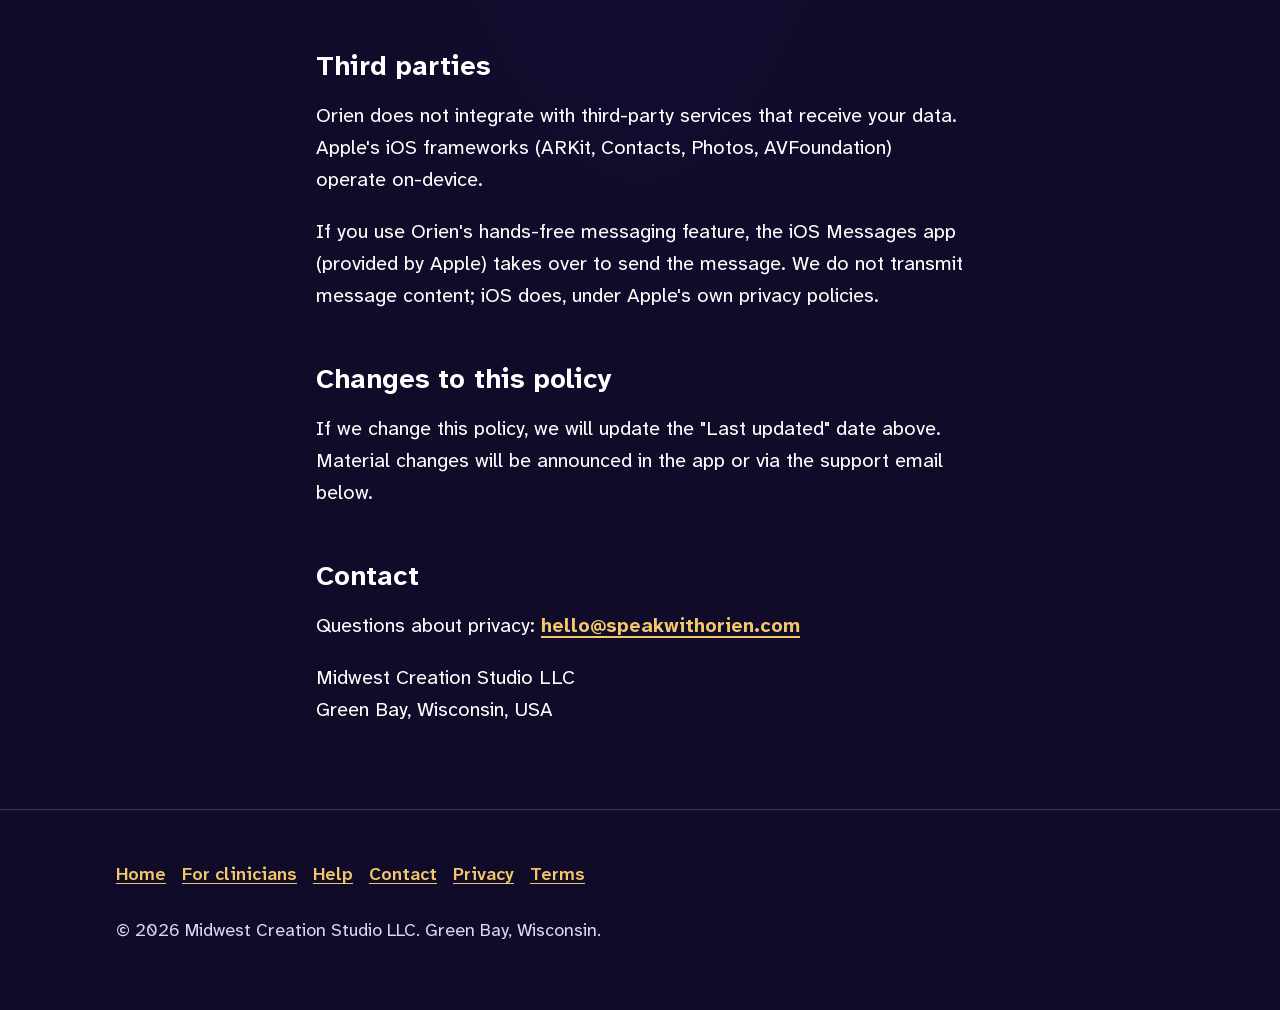
<file: privacy/index.html>
<!doctype html>
<html lang="en">
<head>
  <meta charset="utf-8">
  <meta name="viewport" content="width=device-width, initial-scale=1">
  <title>Privacy Policy | Orien</title>
  <meta name="description" content="Orien's privacy policy. Orien does not transmit any personal data off your device. No analytics, no ads, no trackers, no servers.">
  <link rel="canonical" href="https://speakwithorien.com/privacy/">
  <meta name="theme-color" content="#0f0b29">
  <meta name="robots" content="max-image-preview:large">
  <meta property="og:type" content="website">
  <meta property="og:site_name" content="Orien">
  <meta property="og:title" content="Orien privacy policy">
  <meta property="og:description" content="Orien's privacy policy. Orien does not transmit any personal data off your device. No analytics, no ads, no trackers, no servers.">
  <meta property="og:url" content="https://speakwithorien.com/privacy/">
  <meta property="og:image" content="https://speakwithorien.com/img/og.png">
  <meta property="og:image:width" content="1200">
  <meta property="og:image:height" content="630">
  <meta name="twitter:card" content="summary_large_image">
  <link rel="icon" type="image/png" sizes="32x32" href="/img/favicon-32.png">
  <link rel="apple-touch-icon" href="/img/apple-touch-icon.png">
  <link rel="preload" href="/fonts/atkinson-hyperlegible-next-latin.woff2" as="font" type="font/woff2" crossorigin>
  <link rel="stylesheet" href="/css/site.css">
</head>
<body>
  <a class="skip-link" href="#main">Skip to main content</a>

  <header class="site-header">
    <div class="wrap">
      <a class="brand" href="/">
        <img src="/img/icon-192.png" alt="" width="48" height="48">
        Orien
      </a>
      <nav class="site-nav" aria-label="Main">
        <a class="header-link" href="/clinicians/">Clinicians</a>
        <a class="header-link" href="/support/">Help</a>
      </nav>
    </div>
  </header>

  <main id="main" class="wrap doc">
    <h1>Privacy Policy</h1>
    <p class="updated"><strong>Last updated:</strong> October 28, 2026</p>

    <p>Midwest Creation Studio LLC ("we," "us") built the Orien app as a free iOS application. This Privacy Policy explains what information Orien accesses, how it is used, and what is <em>never</em> collected.</p>

    <h2>Summary</h2>
    <p><strong>Orien does not transmit any personal data off your device.</strong> There are no analytics, no advertising, no third-party trackers, and no servers receiving your information.</p>

    <h2>What Orien accesses (and what stays on your device)</h2>

    <h3>Camera and face tracking</h3>
    <p>Orien uses your device's front camera and Apple's ARKit framework to track your face and eye movements. This is the core function of the app.</p>
    <ul>
      <li>Face tracking happens entirely on-device.</li>
      <li>No video, no images, no face mesh data, and no biometric data is ever recorded, stored, transmitted, or shared.</li>
      <li>The camera feed is processed in memory for gaze detection and discarded immediately.</li>
    </ul>

    <h3>Contacts</h3>
    <p>If you grant access, Orien reads your device contacts so you can say their names and prepare messages to them hands-free.</p>
    <ul>
      <li>Contacts are read only as needed to display them inside the app.</li>
      <li>Contacts are never transmitted off your device.</li>
      <li>You can revoke access in iOS Settings at any time.</li>
    </ul>

    <h3>Photos</h3>
    <p>If you grant access, Orien reads your photo library so you can browse photos and videos hands-free.</p>
    <ul>
      <li>Orien requests photo library access solely to display your photos inside the app for hands-free browsing.</li>
      <li>Photos and videos are never transmitted off your device.</li>
      <li>Orien does not modify, delete, or upload photos. It can hide a selected photo from Orien's own gallery using a local list of photo asset IDs; the photo remains in the system Photos library. Apple's Photos framework requires the <code>readWrite</code> permission level to read existing photos. There is no separate read-only level, but Orien only reads from the library.</li>
    </ul>

    <h3>Speech output</h3>
    <p>Orien uses Apple's on-device speech synthesizer (AVSpeechSynthesizer) to read your selections aloud. No speech audio is recorded or transmitted.</p>

    <h3>Local settings storage</h3>
    <p>The following settings are stored locally on your device using iOS UserDefaults:</p>
    <ul>
      <li>Your chosen name (used only for greetings inside the app)</li>
      <li>Your chosen voice</li>
      <li>Your gaze speed and sensitivity preferences</li>
      <li>Tutorial completion state</li>
      <li>A list of photo asset IDs you've hidden from view (a local filter only; your actual photos are not modified)</li>
    </ul>
    <p>This information stays on your device. We have no servers and cannot access it.</p>

    <h2>What Orien does NOT collect</h2>
    <ul>
      <li>We do not collect personal information.</li>
      <li>We do not use analytics services.</li>
      <li>We do not use advertising identifiers.</li>
      <li>We do not use third-party tracking SDKs.</li>
      <li>We do not run a backend server that receives data from the app.</li>
      <li>We do not access or transmit facial mapping data, even though we use ARKit.</li>
    </ul>
    <p>If a selected photo or video is stored in iCloud rather than on the device, Apple's Photos framework may retrieve it through the user's iCloud account. Orien does not operate or receive data from that transfer.</p>
    <p>This commitment is consistent with Apple's App Review Guideline 5.1.2, which prohibits the use of ARKit/Camera/Photo APIs for marketing, advertising, or data mining.</p>

    <h2>Children's privacy</h2>
    <p>Orien is not directed at children under 13 and we do not knowingly collect information from anyone. Because Orien does not collect data at all, this category of users is protected by default.</p>

    <h2>Third parties</h2>
    <p>Orien does not integrate with third-party services that receive your data. Apple's iOS frameworks (ARKit, Contacts, Photos, AVFoundation) operate on-device.</p>
    <p>If you use Orien's hands-free messaging feature, the iOS Messages app (provided by Apple) takes over to send the message. We do not transmit message content; iOS does, under Apple's own privacy policies.</p>

    <h2>Changes to this policy</h2>
    <p>If we change this policy, we will update the "Last updated" date above. Material changes will be announced in the app or via the support email below.</p>

    <h2>Contact</h2>
    <p>Questions about privacy: <a href="mailto:hello@speakwithorien.com"><strong>hello@speakwithorien.com</strong></a></p>
    <p>Midwest Creation Studio LLC<br>Green Bay, Wisconsin, USA</p>
  </main>

  <footer class="site-footer">
    <div class="wrap">
      <nav aria-label="Footer">
        <ul>
          <li><a href="/">Home</a></li>
          <li><a href="/clinicians/">For clinicians</a></li>
          <li><a href="/support/">Help</a></li>
          <li><a href="/contact/">Contact</a></li>
          <li><a href="/privacy/" aria-current="page">Privacy</a></li>
          <li><a href="/terms/">Terms</a></li>
        </ul>
      </nav>
      <p>&copy; 2026 Midwest Creation Studio LLC. Green Bay, Wisconsin.</p>
    </div>
  </footer>
</body>
</html>
</file>
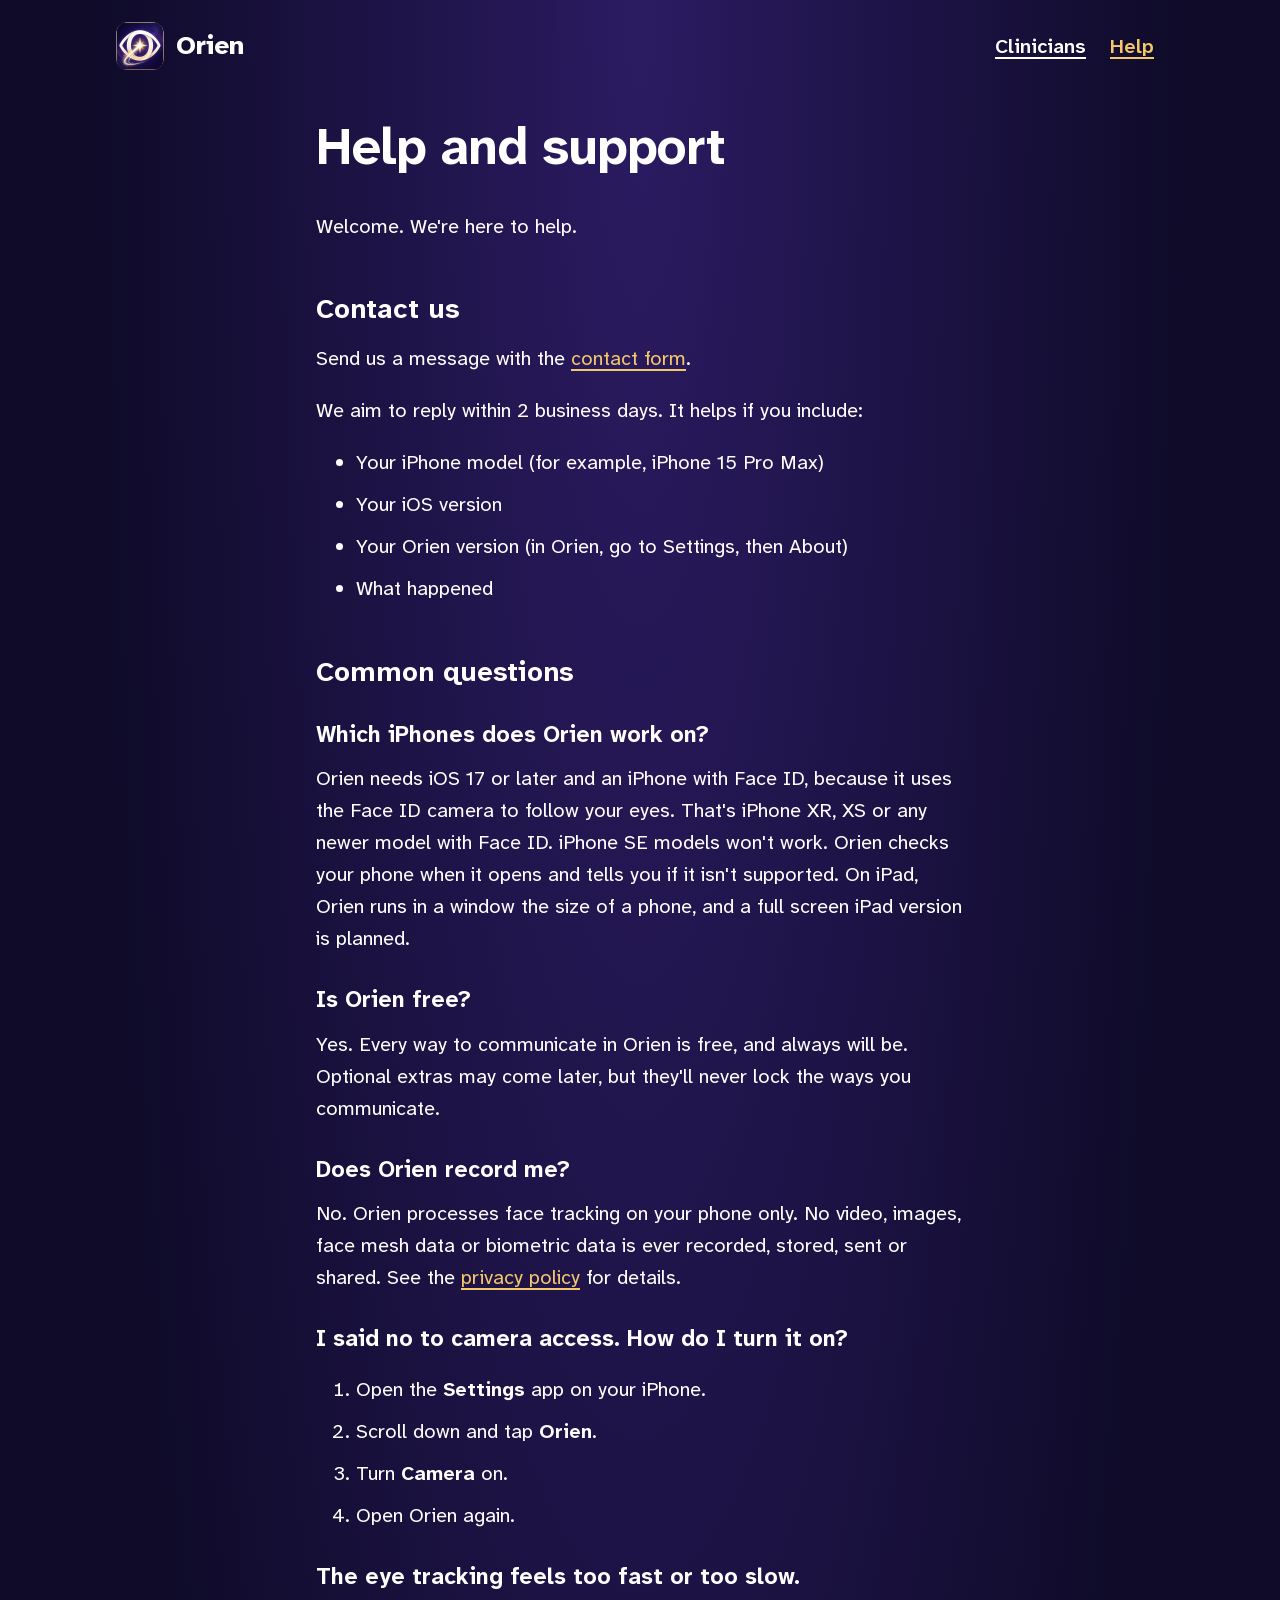
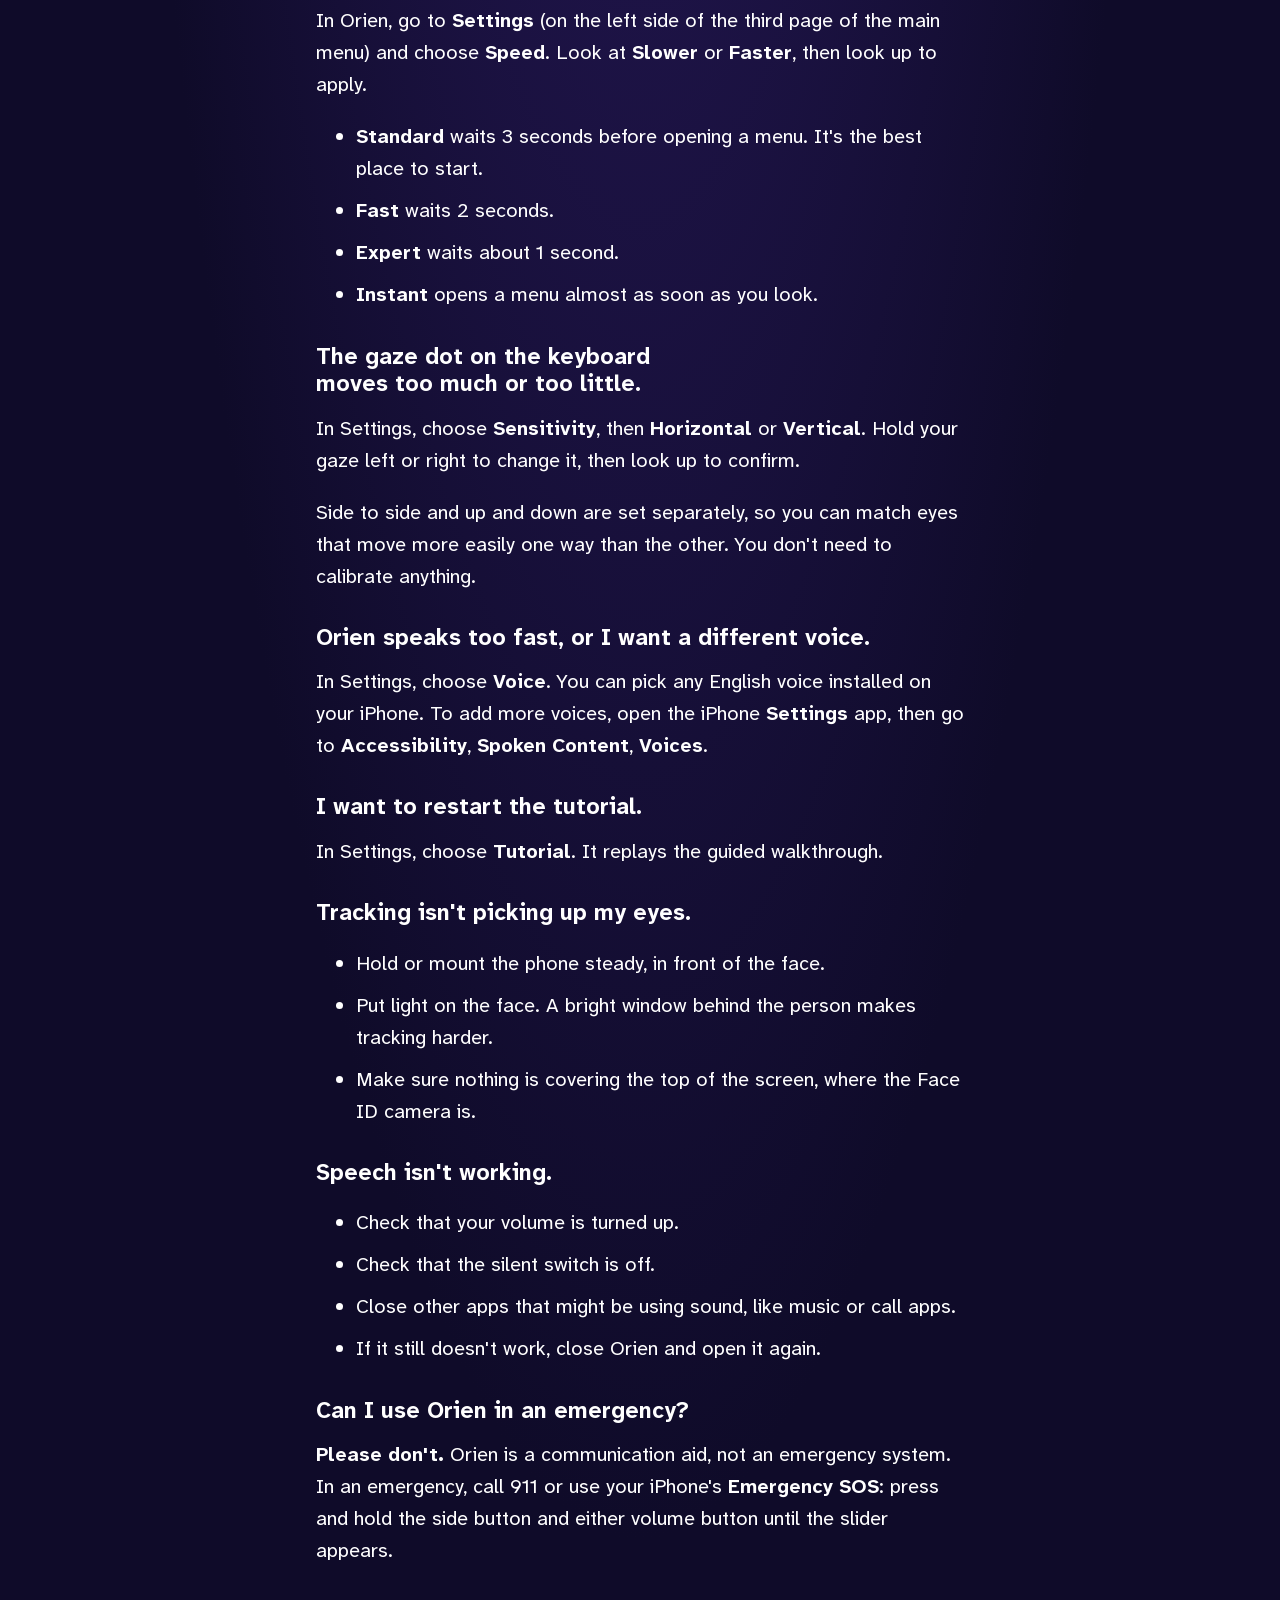
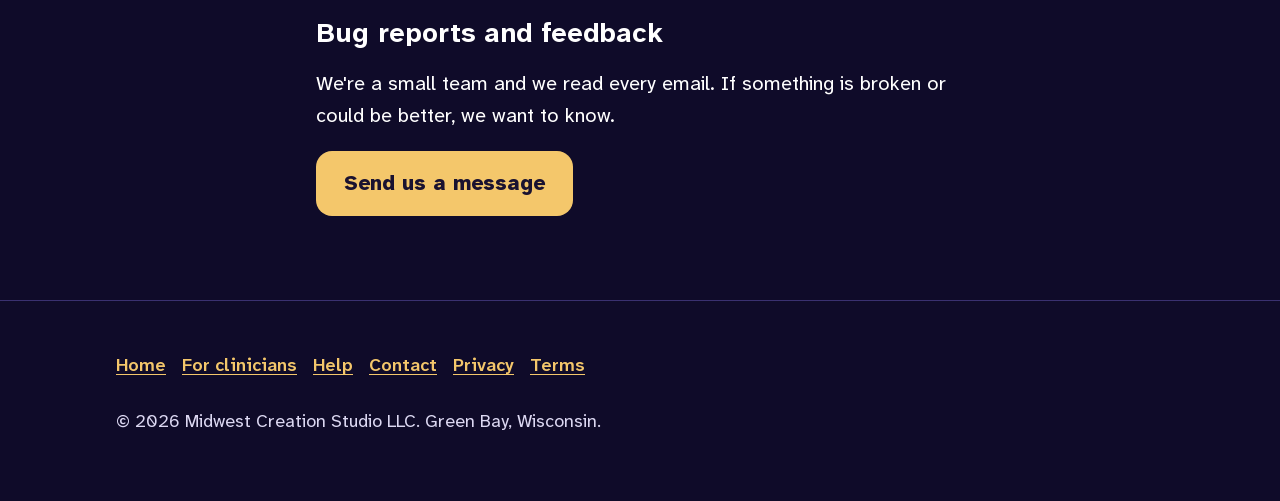
<file: support/index.html>
<!doctype html>
<html lang="en">
<head>
  <meta charset="utf-8">
  <meta name="viewport" content="width=device-width, initial-scale=1">
  <title>Help and Support | Orien</title>
  <meta name="description" content="Get help with Orien: which iPhones work, camera permission, speed and sensitivity, voices, and how to contact us.">
  <link rel="canonical" href="https://speakwithorien.com/support/">
  <meta name="theme-color" content="#0f0b29">
  <meta name="robots" content="max-image-preview:large">
  <meta property="og:type" content="website">
  <meta property="og:site_name" content="Orien">
  <meta property="og:title" content="Orien help and support">
  <meta property="og:description" content="Get help with Orien: which iPhones work, camera permission, speed and sensitivity, voices, and how to contact us.">
  <meta property="og:url" content="https://speakwithorien.com/support/">
  <meta property="og:image" content="https://speakwithorien.com/img/og.png">
  <meta property="og:image:width" content="1200">
  <meta property="og:image:height" content="630">
  <meta name="twitter:card" content="summary_large_image">
  <meta name="apple-itunes-app" content="app-id=6756767546">
  <link rel="icon" type="image/png" sizes="32x32" href="/img/favicon-32.png">
  <link rel="apple-touch-icon" href="/img/apple-touch-icon.png">
  <link rel="preload" href="/fonts/atkinson-hyperlegible-next-latin.woff2" as="font" type="font/woff2" crossorigin>
  <link rel="stylesheet" href="/css/site.css">
</head>
<body>
  <a class="skip-link" href="#main">Skip to main content</a>

  <header class="site-header">
    <div class="wrap">
      <a class="brand" href="/">
        <img src="/img/icon-192.png" alt="" width="48" height="48">
        Orien
      </a>
      <nav class="site-nav" aria-label="Main">
        <a class="header-link" href="/clinicians/">Clinicians</a>
        <a class="header-link" href="/support/" aria-current="page">Help</a>
      </nav>
    </div>
  </header>

  <main id="main" class="wrap doc">
    <h1>Help and support</h1>
    <p>Welcome. We're here to help.</p>

    <h2>Contact us</h2>
    <p>Send us a message with the <a href="/contact/">contact form</a>.</p>
    <p>We aim to reply within 2 business days. It helps if you include:</p>
    <ul>
      <li>Your iPhone model (for example, iPhone 15 Pro Max)</li>
      <li>Your iOS version</li>
      <li>Your Orien version (in Orien, go to Settings, then About)</li>
      <li>What happened</li>
    </ul>

    <h2>Common questions</h2>

    <h3>Which iPhones does Orien work on?</h3>
    <p>Orien needs iOS 17 or later and an iPhone with Face ID, because it uses the Face ID camera to follow your eyes. That's iPhone XR, XS or any newer model with Face ID. iPhone SE models won't work. Orien checks your phone when it opens and tells you if it isn't supported. On iPad, Orien runs in a window the size of a phone, and a full screen iPad version is planned.</p>

    <h3>Is Orien free?</h3>
    <p>Yes. Every way to communicate in Orien is free, and always will be. Optional extras may come later, but they'll never lock the ways you communicate.</p>

    <h3>Does Orien record me?</h3>
    <p>No. Orien processes face tracking on your phone only. No video, images, face mesh data or biometric data is ever recorded, stored, sent or shared. See the <a href="/privacy/">privacy policy</a> for details.</p>

    <h3>I said no to camera access. How do I turn it on?</h3>
    <ol>
      <li>Open the <strong>Settings</strong> app on your iPhone.</li>
      <li>Scroll down and tap <strong>Orien</strong>.</li>
      <li>Turn <strong>Camera</strong> on.</li>
      <li>Open Orien again.</li>
    </ol>

    <h3>The eye tracking feels too fast or too slow.</h3>
    <p>In Orien, go to <strong>Settings</strong> (on the left side of the third page of the main menu) and choose <strong>Speed</strong>. Look at <strong>Slower</strong> or <strong>Faster</strong>, then look up to apply.</p>
    <ul>
      <li><strong>Standard</strong> waits 3 seconds before opening a menu. It's the best place to start.</li>
      <li><strong>Fast</strong> waits 2 seconds.</li>
      <li><strong>Expert</strong> waits about 1 second.</li>
      <li><strong>Instant</strong> opens a menu almost as soon as you look.</li>
    </ul>

    <h3>The gaze dot on the keyboard moves too much or too little.</h3>
    <p>In Settings, choose <strong>Sensitivity</strong>, then <strong>Horizontal</strong> or <strong>Vertical</strong>. Hold your gaze left or right to change it, then look up to confirm.</p>
    <p>Side to side and up and down are set separately, so you can match eyes that move more easily one way than the other. You don't need to calibrate anything.</p>

    <h3>Orien speaks too fast, or I want a different voice.</h3>
    <p>In Settings, choose <strong>Voice</strong>. You can pick any English voice installed on your iPhone. To add more voices, open the iPhone <strong>Settings</strong> app, then go to <strong>Accessibility</strong>, <strong>Spoken Content</strong>, <strong>Voices</strong>.</p>

    <h3>I want to restart the tutorial.</h3>
    <p>In Settings, choose <strong>Tutorial</strong>. It replays the guided walkthrough.</p>

    <h3>Tracking isn't picking up my eyes.</h3>
    <ul>
      <li>Hold or mount the phone steady, in front of the face.</li>
      <li>Put light on the face. A bright window behind the person makes tracking harder.</li>
      <li>Make sure nothing is covering the top of the screen, where the Face ID camera is.</li>
    </ul>

    <h3>Speech isn't working.</h3>
    <ul>
      <li>Check that your volume is turned up.</li>
      <li>Check that the silent switch is off.</li>
      <li>Close other apps that might be using sound, like music or call apps.</li>
      <li>If it still doesn't work, close Orien and open it again.</li>
    </ul>

    <h3>Can I use Orien in an emergency?</h3>
    <p><strong>Please don't.</strong> Orien is a communication aid, not an emergency system. In an emergency, call 911 or use your iPhone's <strong>Emergency SOS</strong>: press and hold the side button and either volume button until the slider appears.</p>

    <h2>Bug reports and feedback</h2>
    <p>We're a small team and we read every email. If something is broken or could be better, we want to know.</p>
    <p><a class="button" href="/contact/">Send us a message</a></p>
  </main>

  <footer class="site-footer">
    <div class="wrap">
      <nav aria-label="Footer">
        <ul>
          <li><a href="/">Home</a></li>
          <li><a href="/clinicians/">For clinicians</a></li>
          <li><a href="/support/" aria-current="page">Help</a></li>
          <li><a href="/contact/">Contact</a></li>
          <li><a href="/privacy/">Privacy</a></li>
          <li><a href="/terms/">Terms</a></li>
        </ul>
      </nav>
      <p>&copy; 2026 Midwest Creation Studio LLC. Green Bay, Wisconsin.</p>
    </div>
  </footer>
</body>
</html>
</file>
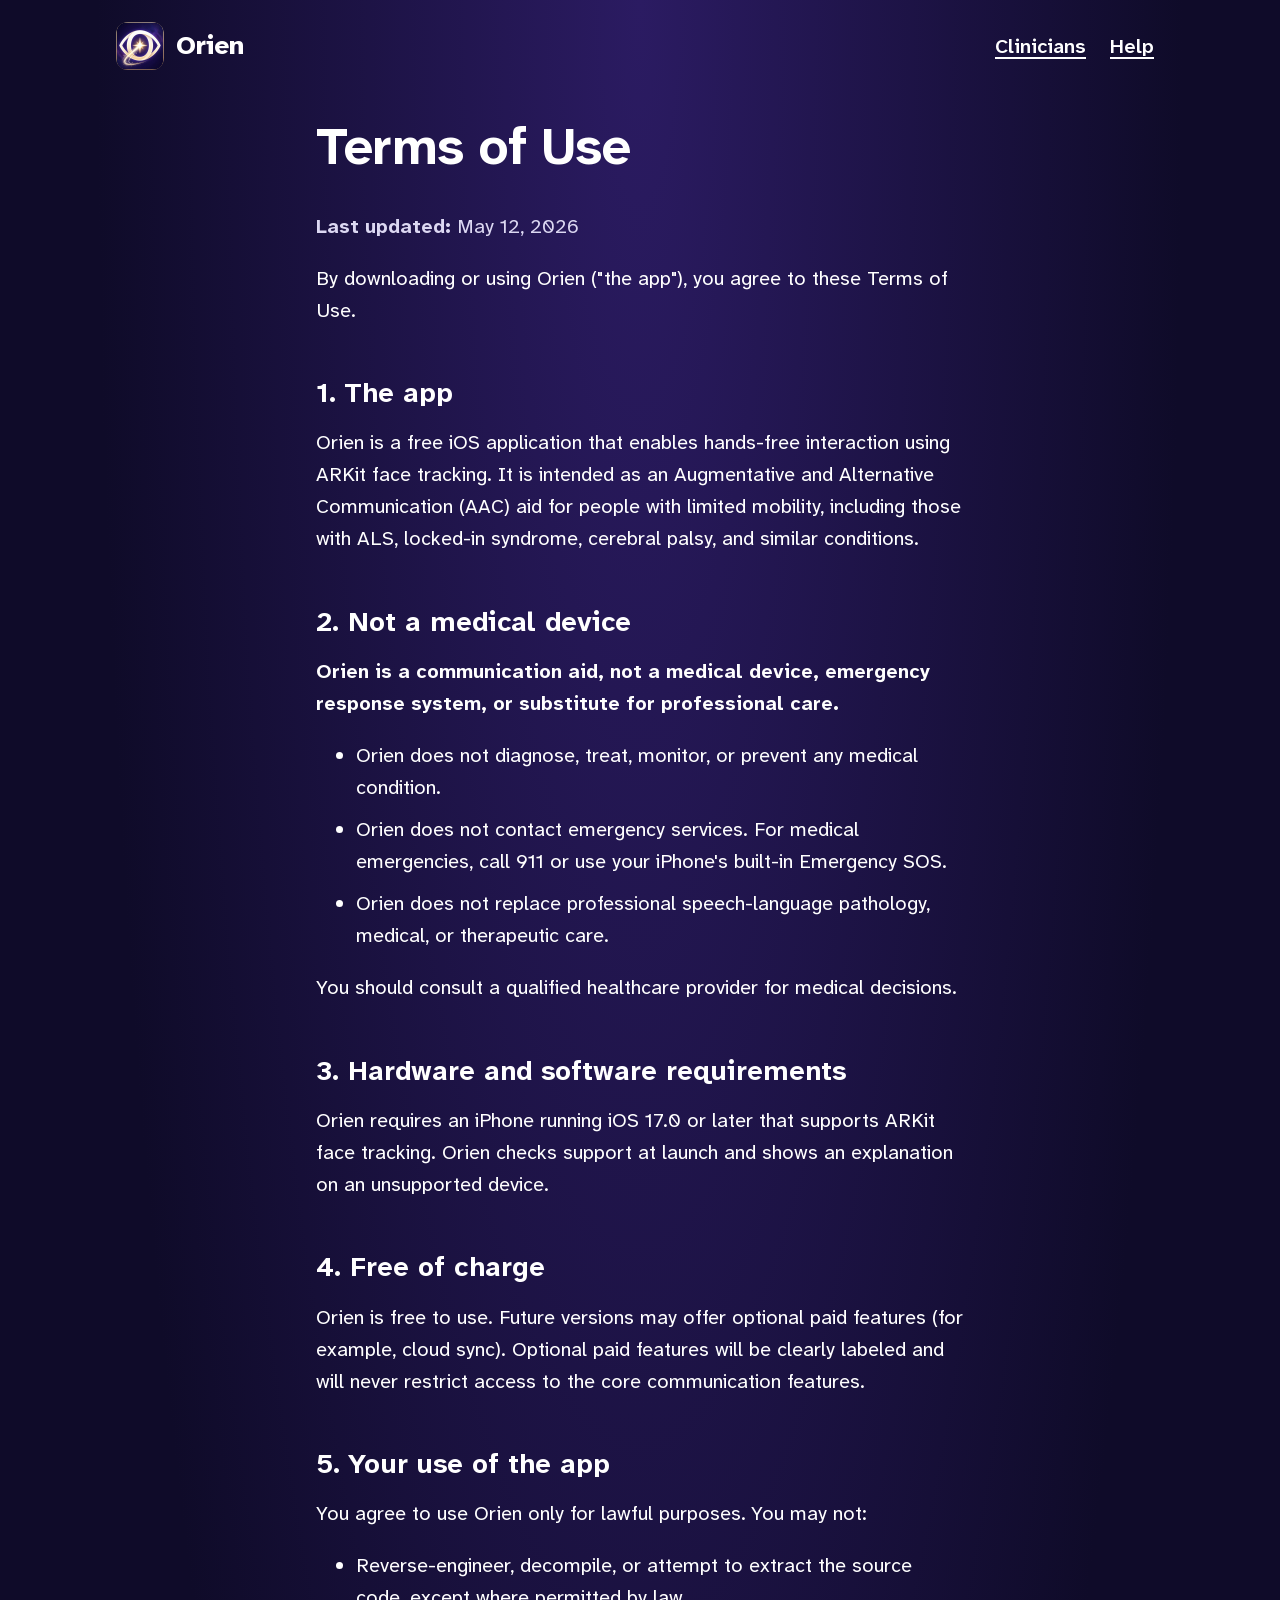
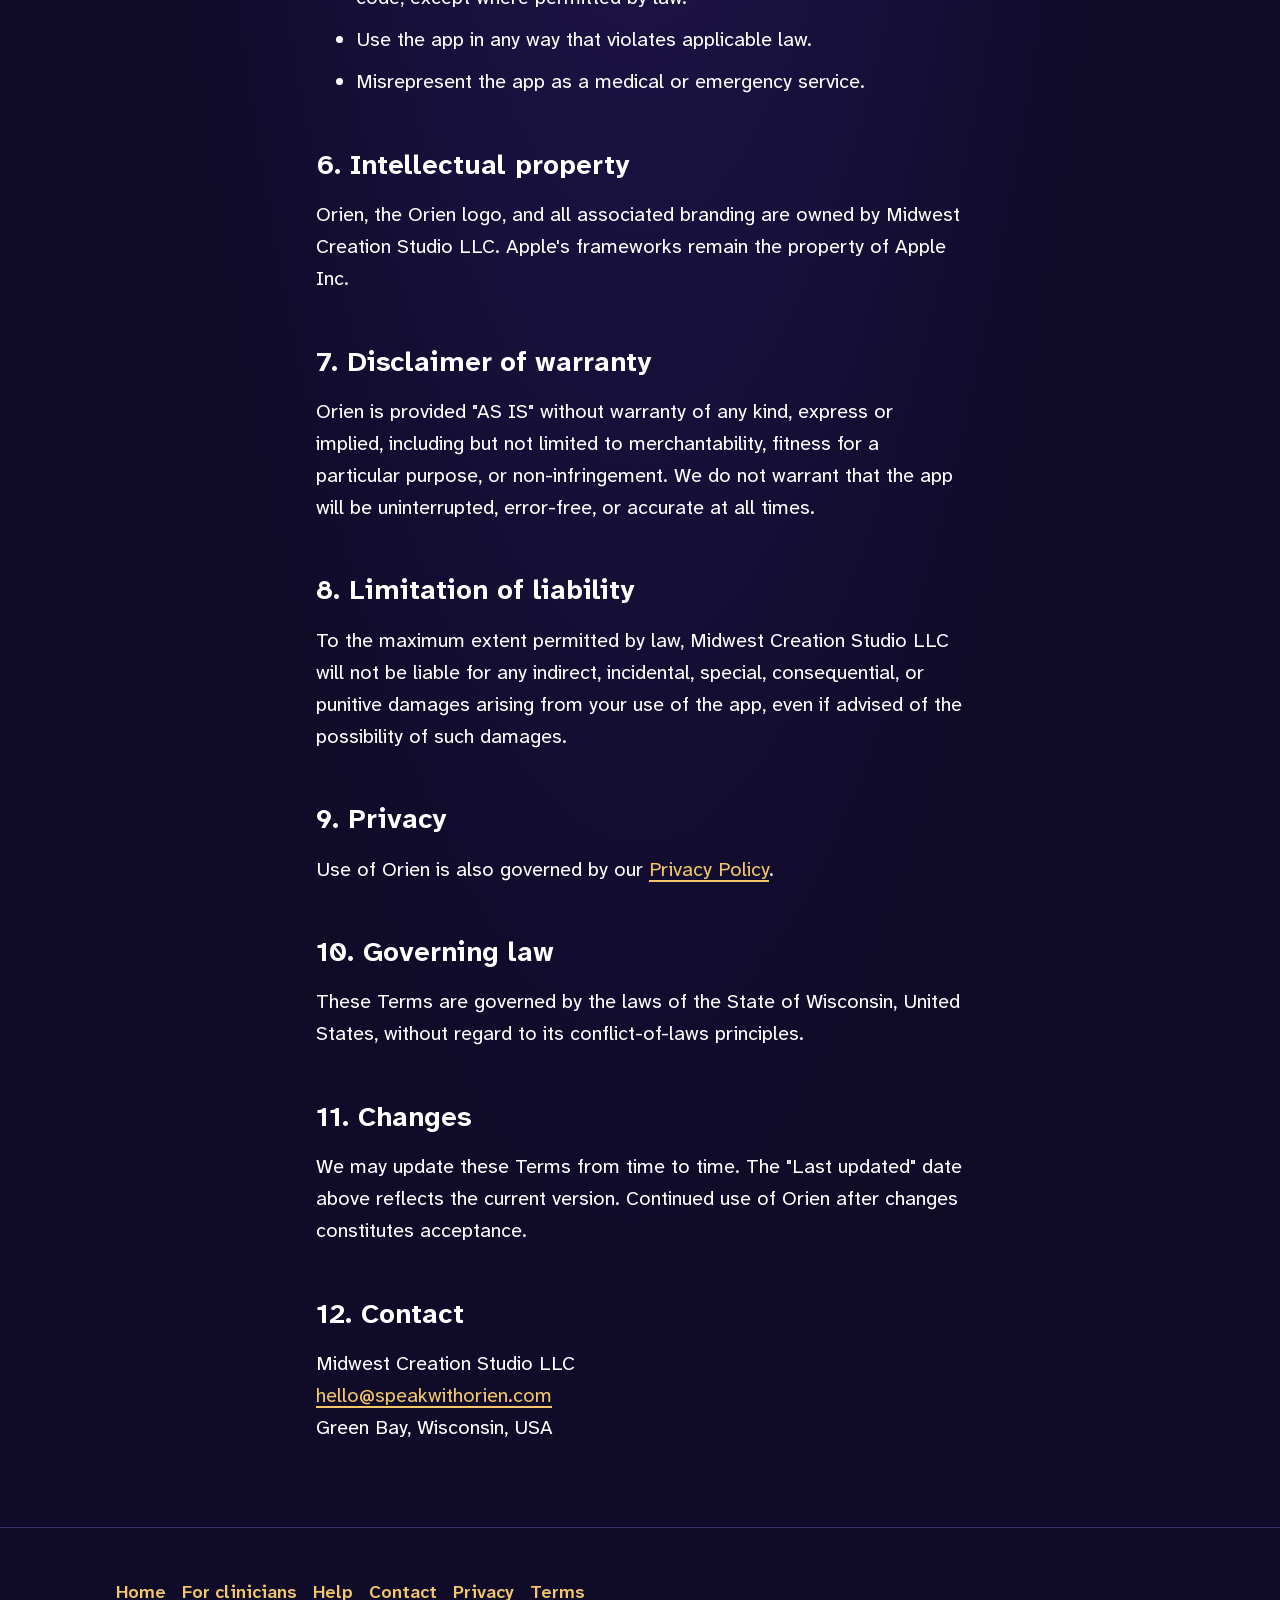
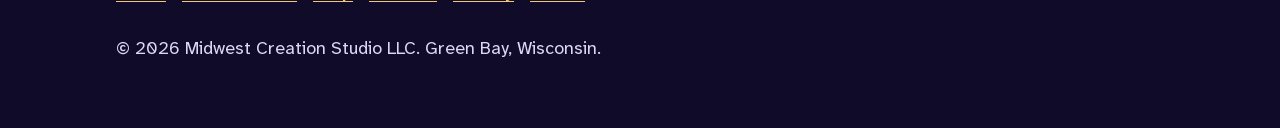
<file: terms/index.html>
<!doctype html>
<html lang="en">
<head>
  <meta charset="utf-8">
  <meta name="viewport" content="width=device-width, initial-scale=1">
  <title>Terms of Use | Orien</title>
  <meta name="description" content="Terms of Use for Orien, a free eye gaze communication app for iPhone by Midwest Creation Studio LLC.">
  <link rel="canonical" href="https://speakwithorien.com/terms/">
  <meta name="theme-color" content="#0f0b29">
  <meta name="robots" content="max-image-preview:large">
  <meta property="og:type" content="website">
  <meta property="og:site_name" content="Orien">
  <meta property="og:title" content="Orien terms of use">
  <meta property="og:description" content="Terms of Use for Orien, a free eye gaze communication app for iPhone by Midwest Creation Studio LLC.">
  <meta property="og:url" content="https://speakwithorien.com/terms/">
  <meta property="og:image" content="https://speakwithorien.com/img/og.png">
  <meta property="og:image:width" content="1200">
  <meta property="og:image:height" content="630">
  <meta name="twitter:card" content="summary_large_image">
  <link rel="icon" type="image/png" sizes="32x32" href="/img/favicon-32.png">
  <link rel="apple-touch-icon" href="/img/apple-touch-icon.png">
  <link rel="preload" href="/fonts/atkinson-hyperlegible-next-latin.woff2" as="font" type="font/woff2" crossorigin>
  <link rel="stylesheet" href="/css/site.css">
</head>
<body>
  <a class="skip-link" href="#main">Skip to main content</a>

  <header class="site-header">
    <div class="wrap">
      <a class="brand" href="/">
        <img src="/img/icon-192.png" alt="" width="48" height="48">
        Orien
      </a>
      <nav class="site-nav" aria-label="Main">
        <a class="header-link" href="/clinicians/">Clinicians</a>
        <a class="header-link" href="/support/">Help</a>
      </nav>
    </div>
  </header>

  <main id="main" class="wrap doc">
    <h1>Terms of Use</h1>
    <p class="updated"><strong>Last updated:</strong> May 12, 2026</p>

    <p>By downloading or using Orien ("the app"), you agree to these Terms of Use.</p>

    <h2>1. The app</h2>
    <p>Orien is a free iOS application that enables hands-free interaction using ARKit face tracking. It is intended as an Augmentative and Alternative Communication (AAC) aid for people with limited mobility, including those with ALS, locked-in syndrome, cerebral palsy, and similar conditions.</p>

    <h2>2. Not a medical device</h2>
    <p><strong>Orien is a communication aid, not a medical device, emergency response system, or substitute for professional care.</strong></p>
    <ul>
      <li>Orien does not diagnose, treat, monitor, or prevent any medical condition.</li>
      <li>Orien does not contact emergency services. For medical emergencies, call 911 or use your iPhone's built-in Emergency SOS.</li>
      <li>Orien does not replace professional speech-language pathology, medical, or therapeutic care.</li>
    </ul>
    <p>You should consult a qualified healthcare provider for medical decisions.</p>

    <h2>3. Hardware and software requirements</h2>
    <p>Orien requires an iPhone running iOS 17.0 or later that supports ARKit face tracking. Orien checks support at launch and shows an explanation on an unsupported device.</p>

    <h2>4. Free of charge</h2>
    <p>Orien is free to use. Future versions may offer optional paid features (for example, cloud sync). Optional paid features will be clearly labeled and will never restrict access to the core communication features.</p>

    <h2>5. Your use of the app</h2>
    <p>You agree to use Orien only for lawful purposes. You may not:</p>
    <ul>
      <li>Reverse-engineer, decompile, or attempt to extract the source code, except where permitted by law.</li>
      <li>Use the app in any way that violates applicable law.</li>
      <li>Misrepresent the app as a medical or emergency service.</li>
    </ul>

    <h2>6. Intellectual property</h2>
    <p>Orien, the Orien logo, and all associated branding are owned by Midwest Creation Studio LLC. Apple's frameworks remain the property of Apple Inc.</p>

    <h2>7. Disclaimer of warranty</h2>
    <p>Orien is provided "AS IS" without warranty of any kind, express or implied, including but not limited to merchantability, fitness for a particular purpose, or non-infringement. We do not warrant that the app will be uninterrupted, error-free, or accurate at all times.</p>

    <h2>8. Limitation of liability</h2>
    <p>To the maximum extent permitted by law, Midwest Creation Studio LLC will not be liable for any indirect, incidental, special, consequential, or punitive damages arising from your use of the app, even if advised of the possibility of such damages.</p>

    <h2>9. Privacy</h2>
    <p>Use of Orien is also governed by our <a href="/privacy/">Privacy Policy</a>.</p>

    <h2>10. Governing law</h2>
    <p>These Terms are governed by the laws of the State of Wisconsin, United States, without regard to its conflict-of-laws principles.</p>

    <h2>11. Changes</h2>
    <p>We may update these Terms from time to time. The "Last updated" date above reflects the current version. Continued use of Orien after changes constitutes acceptance.</p>

    <h2>12. Contact</h2>
    <p>Midwest Creation Studio LLC<br><a href="mailto:hello@speakwithorien.com">hello@speakwithorien.com</a><br>Green Bay, Wisconsin, USA</p>
  </main>

  <footer class="site-footer">
    <div class="wrap">
      <nav aria-label="Footer">
        <ul>
          <li><a href="/">Home</a></li>
          <li><a href="/clinicians/">For clinicians</a></li>
          <li><a href="/support/">Help</a></li>
          <li><a href="/contact/">Contact</a></li>
          <li><a href="/privacy/">Privacy</a></li>
          <li><a href="/terms/" aria-current="page">Terms</a></li>
        </ul>
      </nav>
      <p>&copy; 2026 Midwest Creation Studio LLC. Green Bay, Wisconsin.</p>
    </div>
  </footer>
</body>
</html>
</file>
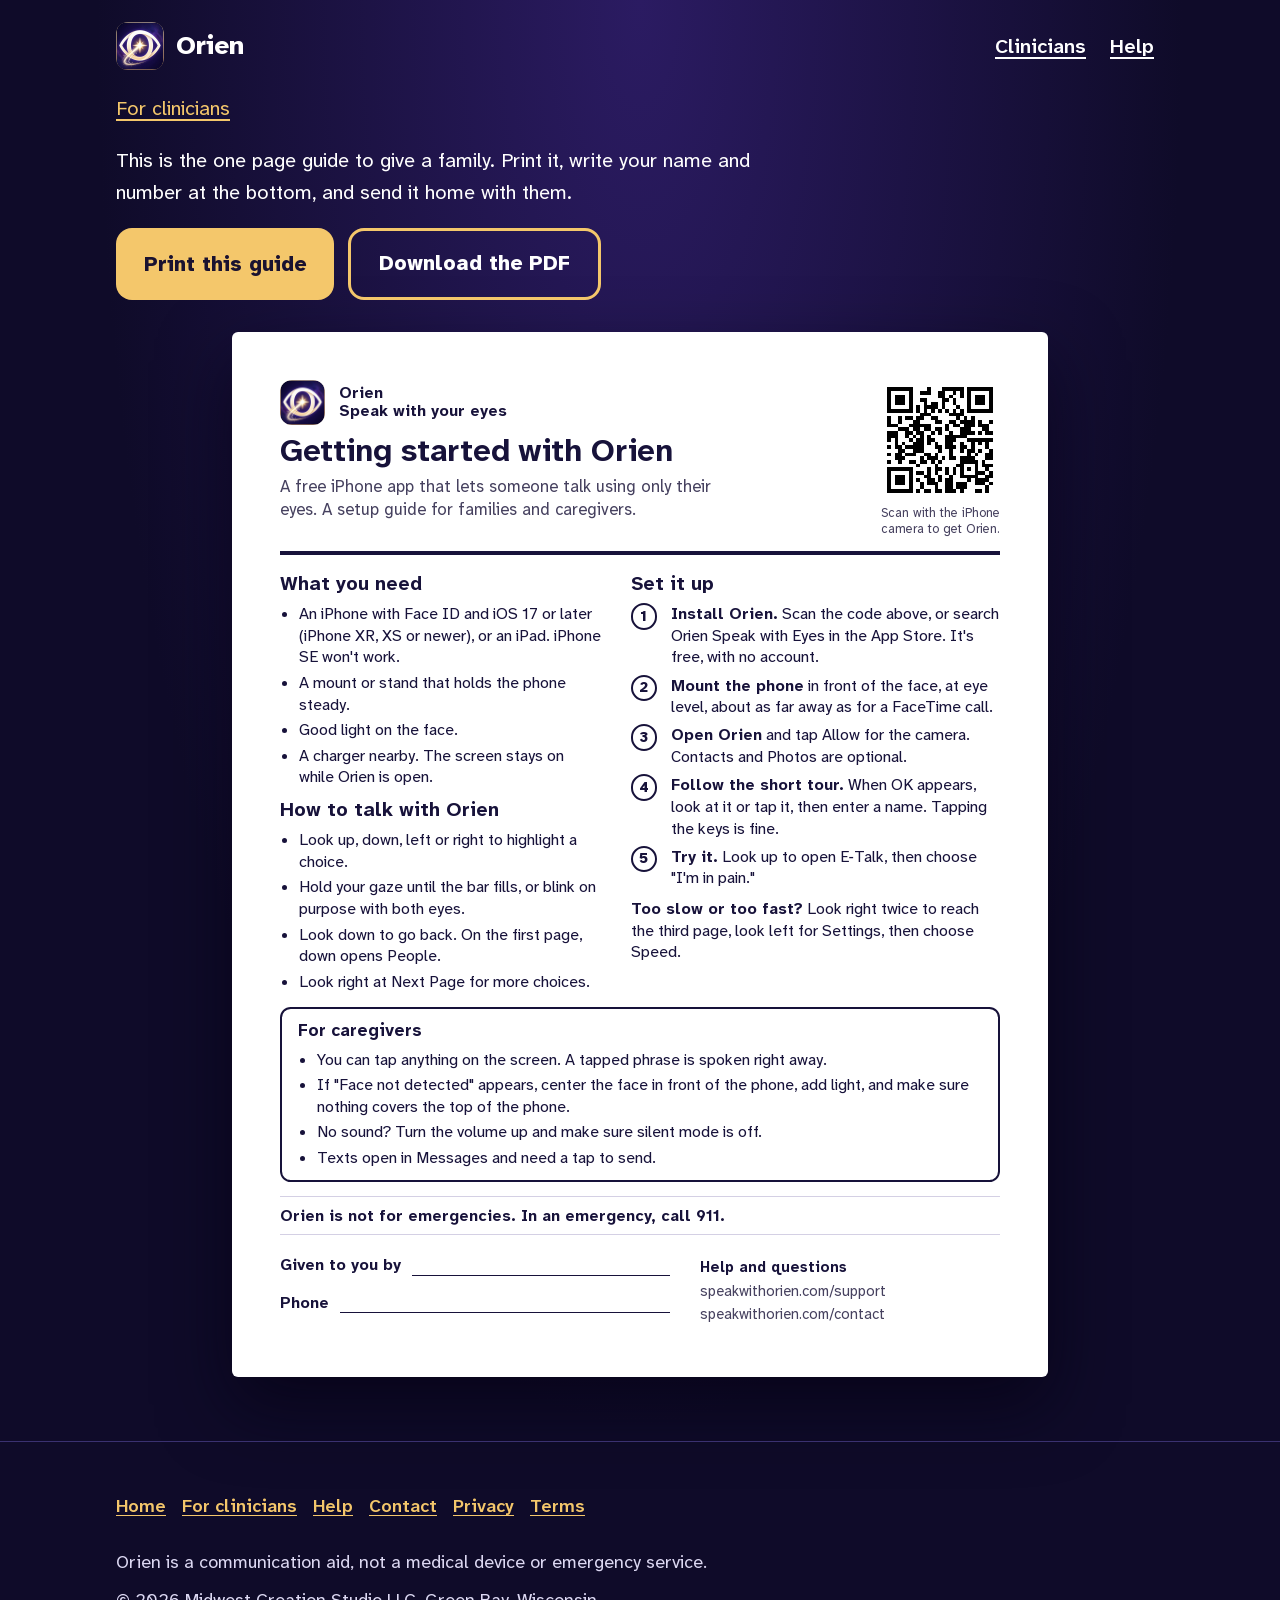
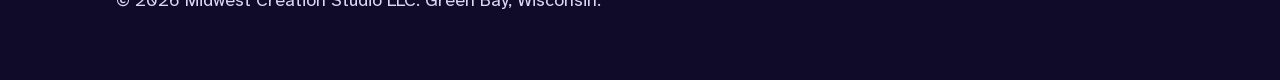
<file: clinicians/handout/index.html>
<!doctype html>
<html lang="en">
<head>
  <meta charset="utf-8">
  <meta name="viewport" content="width=device-width, initial-scale=1">
  <title>Orien setup guide for families (printable) | Orien</title>
  <meta name="description" content="A one page guide to setting up Orien, the free eye gaze communication app for iPhone. Print it or download the PDF to give to a family.">
  <link rel="canonical" href="https://speakwithorien.com/clinicians/handout/">
  <meta name="robots" content="max-image-preview:large">
  <meta name="theme-color" content="#0f0b29">
  <meta name="apple-itunes-app" content="app-id=6756767546">

  <meta property="og:type" content="article">
  <meta property="og:site_name" content="Orien">
  <meta property="og:title" content="Orien setup guide for families">
  <meta property="og:description" content="One printable page that walks a family through setting up Orien, the free eye gaze communication app for iPhone.">
  <meta property="og:url" content="https://speakwithorien.com/clinicians/handout/">
  <meta property="og:image" content="https://speakwithorien.com/img/og-clinicians.png">
  <meta property="og:image:width" content="1200">
  <meta property="og:image:height" content="630">
  <meta name="twitter:card" content="summary_large_image">

  <link rel="icon" type="image/png" sizes="32x32" href="/img/favicon-32.png">
  <link rel="apple-touch-icon" href="/img/apple-touch-icon.png">
  <link rel="preload" href="/fonts/atkinson-hyperlegible-next-latin.woff2" as="font" type="font/woff2" crossorigin>
  <link rel="stylesheet" href="/css/site.css">
  <link rel="stylesheet" href="/css/handout.css">

  <script type="application/ld+json">
  {
    "@context": "https://schema.org",
    "@graph": [
      {
        "@type": "HowTo",
        "@id": "https://speakwithorien.com/clinicians/handout/#howto",
        "name": "How to set up Orien, the free eye gaze communication app for iPhone",
        "description": "A one page setup guide for families and caregivers of people who can't speak or use their hands.",
        "inLanguage": "en-US",
        "totalTime": "PT10M",
        "estimatedCost": { "@type": "MonetaryAmount", "currency": "USD", "value": "0" },
        "supply": [
          { "@type": "HowToSupply", "name": "An iPhone with Face ID running iOS 17 or later" },
          { "@type": "HowToSupply", "name": "A mount or stand that holds the phone steady" }
        ],
        "step": [
          { "@type": "HowToStep", "position": 1, "name": "Install Orien", "text": "Scan the code or search Orien Speak with Eyes in the App Store. It's free, with no account." },
          { "@type": "HowToStep", "position": 2, "name": "Mount the phone", "text": "Mount the phone in front of the face, at eye level, about as far away as for a FaceTime call. Put light on the face." },
          { "@type": "HowToStep", "position": 3, "name": "Allow the camera", "text": "Open Orien and tap Allow for the camera. Contacts and Photos are optional." },
          { "@type": "HowToStep", "position": 4, "name": "Follow the short tour", "text": "When OK appears, look at it or tap it, then enter a name. Orien shows you around." },
          { "@type": "HowToStep", "position": 5, "name": "Try it", "text": "Look up to open E-Talk, then choose I'm in pain. Hold your gaze until the bar fills, or blink on purpose." }
        ],
        "tool": { "@id": "https://speakwithorien.com/#app" },
        "publisher": { "@id": "https://speakwithorien.com/#org" }
      },
      {
        "@type": "BreadcrumbList",
        "itemListElement": [
          { "@type": "ListItem", "position": 1, "name": "Home", "item": "https://speakwithorien.com/" },
          { "@type": "ListItem", "position": 2, "name": "For clinicians", "item": "https://speakwithorien.com/clinicians/" },
          { "@type": "ListItem", "position": 3, "name": "Family setup guide", "item": "https://speakwithorien.com/clinicians/handout/" }
        ]
      }
    ]
  }
  </script>
</head>
<body>
  <a class="skip-link" href="#main">Skip to main content</a>

  <header class="site-header">
    <div class="wrap">
      <a class="brand" href="/">
        <img src="/img/icon-192.png" alt="" width="48" height="48">
        Orien
      </a>
      <nav class="site-nav" aria-label="Main">
        <a class="header-link" href="/clinicians/">Clinicians</a>
        <a class="header-link" href="/support/">Help</a>
      </nav>
    </div>
  </header>

  <main id="main" class="wrap handout-wrap">
    <div class="handout-intro readable">
      <p><a href="/clinicians/">For clinicians</a></p>
      <p>This is the one page guide to give a family. Print it, write your name and number at the bottom, and send it home with them.</p>
    </div>
    <div class="handout-tools">
      <button class="button" type="button" id="print-guide" hidden>Print this guide</button>
      <a class="button secondary" href="/clinicians/orien-family-setup-guide.pdf" download>Download the PDF</a>
    </div>

    <article class="handout" aria-labelledby="handout-title">
      <header class="handout-head">
        <div>
          <div class="handout-brand">
            <img src="/img/icon-192.png" alt="" width="54" height="54">
            <p>Orien<br>Speak with your eyes</p>
          </div>
          <h1 id="handout-title">Getting started with Orien</h1>
          <p class="handout-sub">A free iPhone app that lets someone talk using only their eyes. A setup guide for families and caregivers.</p>
        </div>
        <div class="handout-qr">
          <img src="/img/qr/app-store.svg" alt="QR code that opens Orien on the App Store" width="130" height="130">
          Scan with the iPhone camera to get Orien.
        </div>
      </header>

      <div class="handout-cols">
        <div>
          <h2>What you need</h2>
          <ul class="handout-list">
            <li>An iPhone with Face ID and iOS 17 or later (iPhone XR, XS or newer), or an iPad. iPhone SE won't work.</li>
            <li>A mount or stand that holds the phone steady.</li>
            <li>Good light on the face.</li>
            <li>A charger nearby. The screen stays on while Orien is open.</li>
          </ul>

          <h2>How to talk with Orien</h2>
          <ul class="handout-list">
            <li>Look up, down, left or right to highlight a choice.</li>
            <li>Hold your gaze until the bar fills, or blink on purpose with both eyes.</li>
            <li>Look down to go back. On the first page, down opens People.</li>
            <li>Look right at Next Page for more choices.</li>
          </ul>
        </div>

        <div>
          <h2>Set it up</h2>
          <ol class="handout-steps">
            <li><span><strong>Install Orien.</strong> Scan the code above, or search Orien Speak with Eyes in the App Store. It's free, with no account.</span></li>
            <li><span><strong>Mount the phone</strong> in front of the face, at eye level, about as far away as for a FaceTime call.</span></li>
            <li><span><strong>Open Orien</strong> and tap Allow for the camera. Contacts and Photos are optional.</span></li>
            <li><span><strong>Follow the short tour.</strong> When OK appears, look at it or tap it, then enter a name. Tapping the keys is fine.</span></li>
            <li><span><strong>Try it.</strong> Look up to open E&#8209;Talk, then choose "I'm in pain."</span></li>
          </ol>
          <p><strong>Too slow or too fast?</strong> Look right twice to reach the third page, look left for Settings, then choose Speed.</p>
        </div>
      </div>

      <section class="handout-box" aria-labelledby="caregivers-title">
        <h2 id="caregivers-title">For caregivers</h2>
        <ul>
          <li>You can tap anything on the screen. A tapped phrase is spoken right away.</li>
          <li>If "Face not detected" appears, center the face in front of the phone, add light, and make sure nothing covers the top of the phone.</li>
          <li>No sound? Turn the volume up and make sure silent mode is off.</li>
          <li>Texts open in Messages and need a tap to send.</li>
        </ul>
      </section>

      <p class="handout-warning">Orien is not for emergencies. In an emergency, call 911.</p>

      <footer class="handout-foot">
        <div class="handout-fill">
          <p>Given to you by <span></span></p>
          <p>Phone <span></span></p>
        </div>
        <div class="handout-help">
          <p><strong>Help and questions</strong></p>
          <p>speakwithorien.com/support</p>
          <p>speakwithorien.com/contact</p>
        </div>
      </footer>
    </article>
  </main>

  <footer class="site-footer">
    <div class="wrap">
      <nav aria-label="Footer">
        <ul>
          <li><a href="/">Home</a></li>
          <li><a href="/clinicians/">For clinicians</a></li>
          <li><a href="/support/">Help</a></li>
          <li><a href="/contact/">Contact</a></li>
          <li><a href="/privacy/">Privacy</a></li>
          <li><a href="/terms/">Terms</a></li>
        </ul>
      </nav>
      <p>Orien is a communication aid, not a medical device or emergency service.</p>
      <p>&copy; 2026 Midwest Creation Studio LLC. Green Bay, Wisconsin.</p>
    </div>
  </footer>

  <script>
    (function () {
      var button = document.getElementById("print-guide");
      button.hidden = false;
      button.addEventListener("click", function () {
        window.print();
      });
    })();
  </script>
</body>
</html>
</file>
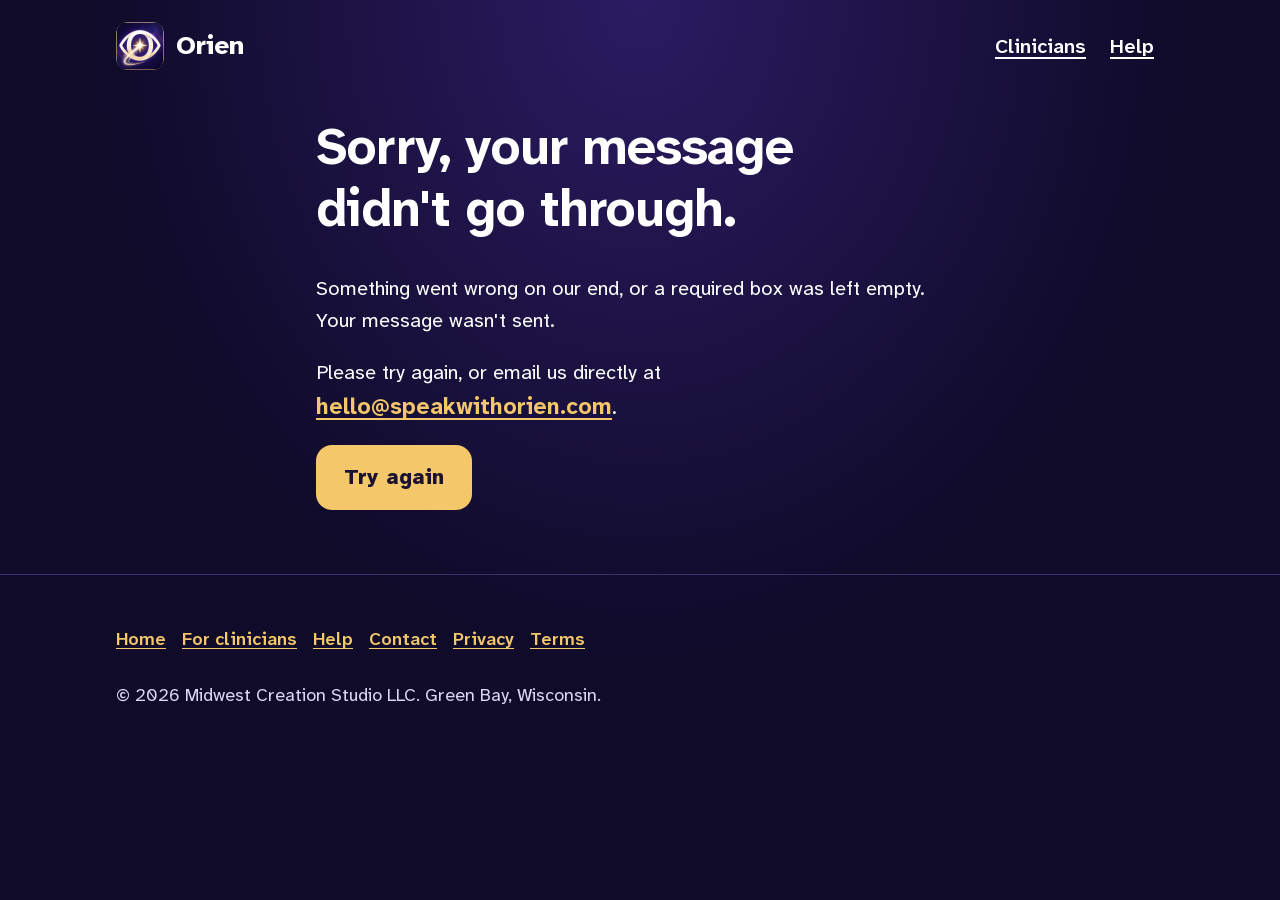
<file: contact/error/index.html>
<!doctype html>
<html lang="en">
<head>
  <meta charset="utf-8">
  <meta name="viewport" content="width=device-width, initial-scale=1">
  <title>Message not sent | Orien</title>
  <meta name="robots" content="noindex">
  <meta name="theme-color" content="#0f0b29">
  <link rel="icon" type="image/png" sizes="32x32" href="/img/favicon-32.png">
  <link rel="apple-touch-icon" href="/img/apple-touch-icon.png">
  <link rel="preload" href="/fonts/atkinson-hyperlegible-next-latin.woff2" as="font" type="font/woff2" crossorigin>
  <link rel="stylesheet" href="/css/site.css">
</head>
<body>
  <a class="skip-link" href="#main">Skip to main content</a>

  <header class="site-header">
    <div class="wrap">
      <a class="brand" href="/">
        <img src="/img/icon-192.png" alt="" width="48" height="48">
        Orien
      </a>
      <nav class="site-nav" aria-label="Main">
        <a class="header-link" href="/clinicians/">Clinicians</a>
        <a class="header-link" href="/support/">Help</a>
      </nav>
    </div>
  </header>

  <main id="main" class="wrap doc">
    <h1>Sorry, your message didn't go through.</h1>
    <p>Something went wrong on our end, or a required box was left empty. Your message wasn't sent.</p>
    <p>Please try again, or email us directly at <a class="email-address" href="mailto:hello@speakwithorien.com">hello@speakwithorien.com</a>.</p>
    <div class="cta-row">
      <a class="button" href="/contact/">Try again</a>
    </div>
  </main>

  <footer class="site-footer">
    <div class="wrap">
      <nav aria-label="Footer">
        <ul>
          <li><a href="/">Home</a></li>
          <li><a href="/clinicians/">For clinicians</a></li>
          <li><a href="/support/">Help</a></li>
          <li><a href="/contact/">Contact</a></li>
          <li><a href="/privacy/">Privacy</a></li>
          <li><a href="/terms/">Terms</a></li>
        </ul>
      </nav>
      <p>&copy; 2026 Midwest Creation Studio LLC. Green Bay, Wisconsin.</p>
    </div>
  </footer>
</body>
</html>
</file>
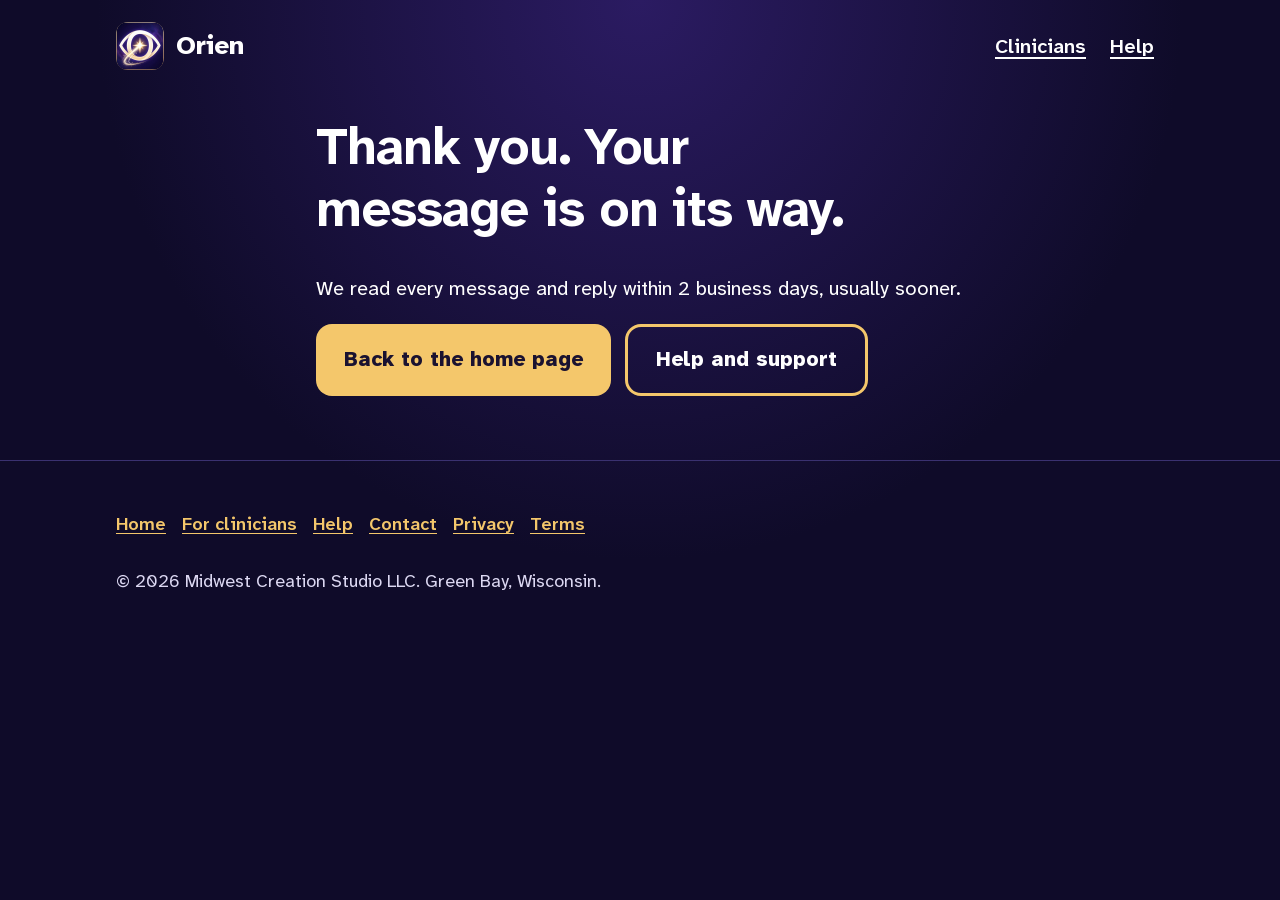
<file: contact/sent/index.html>
<!doctype html>
<html lang="en">
<head>
  <meta charset="utf-8">
  <meta name="viewport" content="width=device-width, initial-scale=1">
  <title>Message sent | Orien</title>
  <meta name="robots" content="noindex">
  <meta name="theme-color" content="#0f0b29">
  <link rel="icon" type="image/png" sizes="32x32" href="/img/favicon-32.png">
  <link rel="apple-touch-icon" href="/img/apple-touch-icon.png">
  <link rel="preload" href="/fonts/atkinson-hyperlegible-next-latin.woff2" as="font" type="font/woff2" crossorigin>
  <link rel="stylesheet" href="/css/site.css">
</head>
<body>
  <a class="skip-link" href="#main">Skip to main content</a>

  <header class="site-header">
    <div class="wrap">
      <a class="brand" href="/">
        <img src="/img/icon-192.png" alt="" width="48" height="48">
        Orien
      </a>
      <nav class="site-nav" aria-label="Main">
        <a class="header-link" href="/clinicians/">Clinicians</a>
        <a class="header-link" href="/support/">Help</a>
      </nav>
    </div>
  </header>

  <main id="main" class="wrap doc">
    <h1>Thank you. Your message is on its way.</h1>
    <p>We read every message and reply within 2 business days, usually sooner.</p>
    <div class="cta-row">
      <a class="button" href="/">Back to the home page</a>
      <a class="button secondary" href="/support/">Help and support</a>
    </div>
  </main>

  <footer class="site-footer">
    <div class="wrap">
      <nav aria-label="Footer">
        <ul>
          <li><a href="/">Home</a></li>
          <li><a href="/clinicians/">For clinicians</a></li>
          <li><a href="/support/">Help</a></li>
          <li><a href="/contact/">Contact</a></li>
          <li><a href="/privacy/">Privacy</a></li>
          <li><a href="/terms/">Terms</a></li>
        </ul>
      </nav>
      <p>&copy; 2026 Midwest Creation Studio LLC. Green Bay, Wisconsin.</p>
    </div>
  </footer>
</body>
</html>
</file>
<file: css/site.css>
/* Orien site styles.
   Built for tired caregivers on phones and for people browsing with eye gaze
   or switch access: big text, big targets, high contrast, no hover-only UI,
   no motion that can't be turned off.

   Type is Atkinson Hyperlegible Next, made by the Braille Institute for
   readers with low vision. Self hosted, so the site makes no third party
   requests. */

@font-face {
  font-family: "Atkinson Hyperlegible Next";
  src: url("/fonts/atkinson-hyperlegible-next-latin.woff2") format("woff2");
  font-weight: 200 800;
  font-style: normal;
  font-display: swap;
}

:root {
  --bg: #0f0b29;
  --bg-raised: #1a1442;
  --bg-card: #221a52;
  --line: #3a3170;
  --text: #ffffff;
  --text-soft: #dcd8f2;
  --gold: #f4c76b;
  --gold-hover: #ffd98f;
  --on-gold: #1a1230;
  --focus: #ffe08a;
  --radius: 20px;
  --max: 1080px;
  --read: 680px;
}

*,
*::before,
*::after {
  box-sizing: border-box;
}

html {
  font-size: 125%; /* 20px base */
  -webkit-text-size-adjust: 100%;
  scroll-behavior: smooth;
}

@media (prefers-reduced-motion: reduce) {
  html {
    scroll-behavior: auto;
  }
  *,
  *::before,
  *::after {
    transition: none !important;
  }
}

body {
  margin: 0;
  background: var(--bg);
  background-image: radial-gradient(ellipse at top, #2b1b62 0%, var(--bg) 60%);
  background-repeat: no-repeat;
  color: var(--text);
  font-family: "Atkinson Hyperlegible Next", -apple-system, BlinkMacSystemFont, "Segoe UI", Roboto, Helvetica, Arial, sans-serif;
  line-height: 1.6;
}

img {
  max-width: 100%;
  height: auto;
  display: block;
}

a {
  color: var(--gold);
  text-underline-offset: 0.18em;
}

a:hover {
  color: var(--gold-hover);
}

:focus-visible {
  outline: 4px solid var(--focus);
  outline-offset: 4px;
  border-radius: 6px;
}

h1,
h2,
h3 {
  line-height: 1.2;
  margin: 0 0 0.6em;
  text-wrap: balance;
}

h1 {
  font-size: clamp(2.2rem, 7vw, 3.4rem);
  letter-spacing: -0.02em;
}

h2 {
  font-size: clamp(1.6rem, 4.5vw, 2.1rem);
}

h3 {
  font-size: 1.15rem;
}

p {
  margin: 0 0 1em;
}

.skip-link {
  position: absolute;
  left: 16px;
  top: -100px;
  background: var(--gold);
  color: var(--on-gold);
  padding: 14px 20px;
  border-radius: 12px;
  font-weight: 700;
  z-index: 10;
}

.skip-link:focus {
  top: 16px;
}

.wrap {
  max-width: var(--max);
  margin: 0 auto;
  padding: 0 16px;
}

/* Header */

.site-header .wrap {
  display: flex;
  align-items: center;
  justify-content: space-between;
  gap: 16px;
  padding-top: 18px;
  padding-bottom: 18px;
}

.brand {
  display: inline-flex;
  align-items: center;
  gap: 12px;
  color: var(--text);
  text-decoration: none;
  font-weight: 800;
  font-size: 1.3rem;
  min-height: 56px;
}

.brand img {
  width: 48px;
  height: 48px;
  border-radius: 12px;
}

.site-nav {
  display: flex;
  gap: 4px;
}

.header-link {
  color: var(--text);
  font-weight: 600;
  padding: 12px 10px;
  min-height: 56px;
  display: inline-flex;
  align-items: center;
}

.header-link[aria-current="page"] {
  color: var(--gold);
}

/* Small phones: keep the logo and both links on one line */
@media (max-width: 400px) {
  .site-header .wrap {
    gap: 8px;
  }
  .brand {
    gap: 8px;
    font-size: 1.1rem;
  }
  .brand img {
    width: 40px;
    height: 40px;
  }
  .site-nav {
    gap: 2px;
  }
  .header-link {
    padding: 12px 6px;
    font-size: 0.95rem;
  }
}

/* Buttons */

.button {
  display: inline-flex;
  align-items: center;
  justify-content: center;
  min-height: 64px;
  padding: 16px 28px;
  border-radius: 16px;
  background: var(--gold);
  color: var(--on-gold);
  font-weight: 800;
  font-size: 1.05rem;
  text-decoration: none;
  text-align: center;
}

.button:hover {
  background: var(--gold-hover);
  color: var(--on-gold);
}

.button.secondary {
  background: transparent;
  color: var(--text);
  border: 3px solid var(--gold);
}

.button.secondary:hover {
  background: var(--bg-card);
  color: var(--text);
}

/* Hero */

.hero .wrap {
  display: grid;
  gap: 32px;
  align-items: center;
  padding-top: 24px;
  padding-bottom: 56px;
}

.hero-icon {
  width: 120px;
  height: 120px;
  border-radius: 28px;
  box-shadow: 0 10px 40px rgba(244, 199, 107, 0.25);
}

.hero .lead {
  font-size: 1.2rem;
  color: var(--text-soft);
  max-width: 34ch;
}

.hero .fine {
  font-size: 0.9rem;
  color: var(--text-soft);
  margin-top: 14px;
}

.hero-shot {
  max-width: 300px;
  margin: 0 auto;
  border-radius: 28px;
  border: 1px solid var(--line);
}

@media (min-width: 860px) {
  .hero .wrap {
    grid-template-columns: 1.3fr 1fr;
    padding-top: 48px;
  }
  .hero-shot {
    max-width: 340px;
  }
}

/* Facts strip */

.facts {
  list-style: none;
  margin: 0;
  padding: 0;
  display: grid;
  gap: 16px;
}

.facts li {
  background: var(--bg-raised);
  border: 1px solid var(--line);
  border-radius: var(--radius);
  padding: 20px 22px;
}

.facts strong {
  display: block;
  font-size: 1.15rem;
  color: var(--gold);
}

@media (min-width: 720px) {
  .facts {
    grid-template-columns: repeat(3, 1fr);
  }
}

/* Sections */

section {
  padding: 56px 0;
}

section + section {
  border-top: 1px solid var(--line);
}

.readable {
  max-width: var(--read);
}

.steps {
  list-style: none;
  counter-reset: step;
  margin: 0;
  padding: 0;
  display: grid;
  gap: 18px;
  max-width: var(--read);
}

.steps li {
  counter-increment: step;
  display: grid;
  grid-template-columns: 56px 1fr;
  gap: 16px;
  align-items: start;
}

.steps li::before {
  content: counter(step);
  width: 56px;
  height: 56px;
  border-radius: 50%;
  background: var(--gold);
  color: var(--on-gold);
  font-weight: 800;
  font-size: 1.3rem;
  display: flex;
  align-items: center;
  justify-content: center;
}

.steps p {
  margin: 0;
  color: var(--text-soft);
}

.steps strong {
  display: block;
  color: var(--text);
  font-size: 1.1rem;
}

.cards {
  display: grid;
  gap: 16px;
}

@media (min-width: 720px) {
  .cards {
    grid-template-columns: repeat(2, 1fr);
  }
}

.card {
  background: var(--bg-raised);
  border: 1px solid var(--line);
  border-radius: var(--radius);
  padding: 22px 24px;
}

.card p {
  margin: 0;
  color: var(--text-soft);
}

.shots {
  list-style: none;
  margin: 0;
  padding: 0;
  display: grid;
  grid-template-columns: repeat(2, 1fr);
  gap: 16px;
}

.shots img {
  border-radius: 18px;
  border: 1px solid var(--line);
}

@media (min-width: 860px) {
  .shots {
    grid-template-columns: repeat(5, 1fr);
  }
}

.checklist {
  padding-left: 1.2em;
  max-width: var(--read);
}

.checklist li {
  margin-bottom: 0.7em;
}

.note {
  background: var(--bg-card);
  border-left: 6px solid var(--gold);
  border-radius: 12px;
  padding: 18px 22px;
  max-width: var(--read);
}

.note p:last-child {
  margin-bottom: 0;
}

/* FAQ */

.faq {
  max-width: var(--read);
}

.faq details {
  background: var(--bg-raised);
  border: 1px solid var(--line);
  border-radius: 16px;
  margin-bottom: 14px;
}

.faq summary {
  cursor: pointer;
  font-weight: 700;
  font-size: 1.05rem;
  padding: 18px 22px;
  min-height: 64px;
  display: flex;
  align-items: center;
}

.faq details > div {
  padding: 0 22px 18px;
  color: var(--text-soft);
}

.faq details > div p:last-child {
  margin-bottom: 0;
}

.cta-row {
  display: flex;
  flex-wrap: wrap;
  gap: 14px;
  margin-top: 8px;
}

/* Long form pages (privacy, terms, support) */

.doc {
  max-width: var(--read);
  padding-top: 24px;
  padding-bottom: 64px;
}

.doc h1 {
  font-size: clamp(2rem, 6vw, 2.6rem);
}

.doc h2 {
  font-size: 1.4rem;
  margin-top: 1.8em;
}

.doc h3 {
  margin-top: 1.4em;
}

.doc li {
  margin-bottom: 0.5em;
}

.doc .updated {
  color: var(--text-soft);
}

/* Footer */

.site-footer {
  border-top: 1px solid var(--line);
  padding: 40px 0 56px;
  color: var(--text-soft);
  font-size: 0.9rem;
}

.site-footer nav ul {
  list-style: none;
  padding: 0;
  margin: 0 0 18px;
  display: flex;
  flex-wrap: wrap;
  gap: 8px 4px;
}

.site-footer nav a {
  display: inline-flex;
  align-items: center;
  min-height: 48px;
  padding: 0 12px 0 0;
  font-weight: 600;
}

.site-footer p {
  margin: 0 0 0.5em;
}

/* Contact form */

.form {
  max-width: var(--read);
  display: grid;
  gap: 22px;
  margin: 8px 0 28px;
}

.field label,
.field legend {
  display: block;
  font-weight: 700;
  margin-bottom: 8px;
}

.field .hint {
  display: block;
  font-weight: 400;
  color: var(--text-soft);
  font-size: 0.9rem;
}

.field input,
.field select,
.field textarea {
  width: 100%;
  min-height: 60px;
  padding: 14px 16px;
  font: inherit;
  font-size: 1rem;
  color: var(--text);
  background: var(--bg-raised);
  border: 2px solid var(--line);
  border-radius: 14px;
}

.field textarea {
  min-height: 180px;
  resize: vertical;
}

.field input:focus-visible,
.field select:focus-visible,
.field textarea:focus-visible {
  border-color: var(--gold);
}

.form .button {
  border: 0;
  cursor: pointer;
  font-family: inherit;
  justify-self: start;
}

/* Hidden from people, visible to bots */
.trap {
  position: absolute;
  left: -10000px;
  width: 1px;
  height: 1px;
  overflow: hidden;
}

.reveal-email {
  margin-top: 8px;
}

.email-address {
  font-size: 1.15rem;
  font-weight: 700;
}

/* Big radio choices: easier than a dropdown with eye gaze or switch access */

.field fieldset {
  border: 0;
  margin: 0;
  padding: 0;
}

.choices {
  display: grid;
  gap: 10px;
}

.choices label {
  display: flex;
  align-items: center;
  gap: 14px;
  min-height: 60px;
  padding: 12px 16px;
  margin: 0;
  font-weight: 600;
  background: var(--bg-raised);
  border: 2px solid var(--line);
  border-radius: 14px;
  cursor: pointer;
}

.choices input {
  width: 26px;
  height: 26px;
  min-height: 0;
  margin: 0;
  flex: none;
  accent-color: var(--gold);
}

.choices label:has(input:checked) {
  border-color: var(--gold);
}

/* For clinicians page */

.clin-hero .wrap {
  display: grid;
  gap: 40px;
  align-items: center;
  padding-top: 24px;
  padding-bottom: 64px;
}

.clin-hero h1 {
  font-size: clamp(2.1rem, 6vw, 3rem);
}

.clin-hero .lead {
  font-size: 1.2rem;
  color: var(--text-soft);
  max-width: 36ch;
}

/* The handout, shown as the sheet of paper it is */
.sheet-link {
  display: block;
  justify-self: center;
  width: min(100%, 420px);
  border-radius: 6px;
}

.sheet {
  background: #ffffff;
  border-radius: 6px;
  box-shadow: 0 2px 0 rgba(255, 255, 255, 0.08), 0 28px 70px rgba(4, 2, 18, 0.65);
}

.sheet-caption {
  text-align: center;
  font-size: 0.9rem;
  color: var(--text-soft);
  margin-top: 16px;
}

@media (min-width: 860px) {
  .clin-hero .wrap {
    grid-template-columns: 1.25fr 1fr;
    padding-top: 48px;
  }
}

.fit {
  display: grid;
  gap: 32px;
  max-width: 920px;
}

.fit h3 {
  font-size: 1.2rem;
}

.fit ul {
  margin: 0;
  padding-left: 1.2em;
  color: var(--text-soft);
}

.fit li {
  margin-bottom: 0.6em;
}

.fit li::marker {
  color: var(--gold);
}

.fit .not li::marker {
  color: var(--text-soft);
}

@media (min-width: 760px) {
  .fit {
    grid-template-columns: 1fr 1fr;
    gap: 48px;
  }
}

/* Feature matching: a spec sheet, one row per feature */
.spec {
  margin: 0;
  max-width: 920px;
  border-bottom: 1px solid var(--line);
}

.spec > div {
  display: grid;
  gap: 4px;
  padding: 16px 0;
  border-top: 1px solid var(--line);
}

.spec dt {
  font-weight: 700;
  color: var(--gold);
}

.spec dd {
  margin: 0;
  color: var(--text-soft);
}

@media (min-width: 720px) {
  .spec > div {
    grid-template-columns: 12em 1fr;
    gap: 24px;
  }
}

.section-intro {
  color: var(--text-soft);
  max-width: var(--read);
}

/* How it works: the four direction layout, drawn as the first screen */

.how-grid {
  display: grid;
  gap: 40px;
  align-items: start;
  max-width: 920px;
}

@media (min-width: 860px) {
  .how-grid {
    grid-template-columns: 280px 1fr;
    gap: 64px;
  }
}

.dirs {
  margin: 0;
}

.dirs-screen {
  position: relative;
  width: 240px;
  aspect-ratio: 9 / 16;
  margin: 0 auto;
  border: 3px solid var(--line);
  border-radius: 36px;
  background: var(--bg-raised);
}

.dirs-t {
  position: absolute;
  padding: 10px 12px;
  border-radius: 12px;
  background: var(--gold);
  color: var(--on-gold);
  font-weight: 800;
  font-size: 0.85rem;
  line-height: 1.1;
  text-align: center;
}

.dirs-up {
  top: 16px;
  left: 50%;
  transform: translateX(-50%);
}

.dirs-down {
  bottom: 16px;
  left: 50%;
  transform: translateX(-50%);
}

.dirs-left {
  left: 12px;
  top: 50%;
  transform: translateY(-50%);
}

.dirs-right {
  right: 12px;
  top: 50%;
  width: 66px;
  transform: translateY(-50%);
}

.dirs-center {
  position: absolute;
  top: 50%;
  left: 50%;
  width: 70px;
  transform: translate(-50%, -50%);
  color: var(--text-soft);
  font-size: 0.75rem;
  line-height: 1.25;
  text-align: center;
}

.dirs figcaption {
  max-width: 30ch;
  margin: 16px auto 0;
  color: var(--text-soft);
  font-size: 0.9rem;
  text-align: center;
}

.why-title {
  margin-top: 32px;
}

.why {
  margin: 0;
  padding-left: 1.2em;
  color: var(--text-soft);
}

.why li {
  margin-bottom: 0.6em;
}

.why li::marker {
  color: var(--gold);
}
</file>
<file: css/handout.css>
/* The family setup guide. One US Letter page when printed, a readable
   white sheet on screen. Ink only, so it holds up on a black and white
   clinic printer. */

.handout-tools {
  display: flex;
  flex-wrap: wrap;
  gap: 14px;
  margin: 8px 0 32px;
}

.handout-tools .button {
  border: 0;
  cursor: pointer;
  font-family: inherit;
}

.handout-tools .button.secondary {
  border: 3px solid var(--gold);
}

.handout-wrap {
  padding-bottom: 64px;
}

.handout {
  --ink: #17123a;
  --ink-soft: #46415f;
  --rule: #d4d0e4;
  max-width: 8.5in;
  margin: 0 auto;
  padding: 0.5in;
  background: #ffffff;
  color: var(--ink);
  border-radius: 6px;
  box-shadow: 0 28px 70px rgba(4, 2, 18, 0.65);
  font-size: 12pt;
  line-height: 1.35;
}

/* tight spacing keeps it to one printed page */
.handout p,
.handout ul,
.handout ol {
  margin: 0 0 7pt;
}

.handout h2,
.handout h3 {
  color: var(--ink);
  margin: 0 0 6pt;
}

.handout h2 {
  font-size: 15pt;
}

.handout a {
  color: var(--ink);
}

.handout-head {
  display: grid;
  grid-template-columns: 1fr auto;
  gap: 20pt;
  align-items: start;
  padding-bottom: 10pt;
  border-bottom: 3pt solid var(--ink);
  margin-bottom: 12pt;
}

.handout-brand {
  display: flex;
  align-items: center;
  gap: 10pt;
  margin-bottom: 6pt;
}

.handout-brand img {
  width: 34pt;
  height: 34pt;
  border-radius: 9pt;
}

.handout-brand p {
  margin: 0;
  font-size: 12pt;
  font-weight: 700;
  line-height: 1.15;
}

.handout h1 {
  font-size: 24pt;
  line-height: 1.1;
  letter-spacing: -0.01em;
  margin: 0 0 6pt;
  max-width: none;
}

.handout-sub {
  font-size: 12.5pt;
  color: var(--ink-soft);
  max-width: 42ch;
  margin-bottom: 0;
}

.handout-qr {
  width: 1.25in;
  text-align: center;
  font-size: 9.5pt;
  line-height: 1.3;
  color: var(--ink-soft);
}

.handout-qr img {
  width: 1.25in;
  height: 1.25in;
  margin-bottom: 4pt;
}

.handout-cols {
  display: grid;
  grid-template-columns: 1fr 1.15fr;
  gap: 22pt;
}

.handout-list {
  padding-left: 14pt;
}

.handout-list li {
  margin-bottom: 3pt;
}

.handout-steps {
  list-style: none;
  counter-reset: hstep;
  padding: 0;
}

.handout-steps li {
  counter-increment: hstep;
  display: grid;
  grid-template-columns: 22pt 1fr;
  gap: 8pt;
  margin-bottom: 5pt;
}

.handout-steps li::before {
  content: counter(hstep);
  width: 20pt;
  height: 20pt;
  border: 1.5pt solid var(--ink);
  border-radius: 50%;
  display: flex;
  align-items: center;
  justify-content: center;
  font-weight: 800;
  font-size: 11pt;
}

.handout-box {
  border: 1.5pt solid var(--ink);
  border-radius: 8pt;
  padding: 8pt 12pt 2pt;
  margin: 4pt 0 10pt;
}

.handout-box h2 {
  font-size: 13pt;
}

.handout-box ul {
  padding-left: 14pt;
}

.handout-box li {
  margin-bottom: 3pt;
}

.handout-warning {
  font-weight: 700;
  font-size: 12pt;
  padding: 6pt 0;
  border-top: 1pt solid var(--rule);
  border-bottom: 1pt solid var(--rule);
}

.handout-foot {
  display: grid;
  grid-template-columns: 1.3fr 1fr;
  gap: 22pt;
  margin-top: 14pt;
  align-items: end;
}

.handout-fill p {
  margin: 0 0 12pt;
  display: flex;
  gap: 8pt;
  align-items: flex-end;
  font-weight: 700;
}

.handout-fill span {
  flex: 1;
  border-bottom: 1pt solid var(--ink);
  min-height: 16pt;
}

.handout-help {
  font-size: 11pt;
  color: var(--ink-soft);
}

.handout-help p {
  margin: 0 0 3pt;
}

.handout-help strong {
  color: var(--ink);
}

/* On a phone the sheet reflows into one column instead of shrinking */
@media screen and (max-width: 760px) {
  .handout {
    padding: 24px 20px;
    font-size: 1rem;
  }
  .handout-head,
  .handout-cols,
  .handout-foot {
    grid-template-columns: 1fr;
  }
  .handout h1 {
    font-size: 1.8rem;
  }
}

@media print {
  @page {
    size: letter;
    margin: 0.45in;
  }
  html {
    font-size: 100%;
  }
  body {
    background: #ffffff;
    color: #000000;
  }
  .skip-link,
  .site-header,
  .site-footer,
  .handout-intro,
  .handout-tools {
    display: none !important;
  }
  .wrap {
    max-width: none;
    padding: 0;
  }
  .handout-wrap {
    padding: 0;
  }
  .handout {
    max-width: none;
    padding: 0;
    box-shadow: none;
    border-radius: 0;
  }
}
</file>
